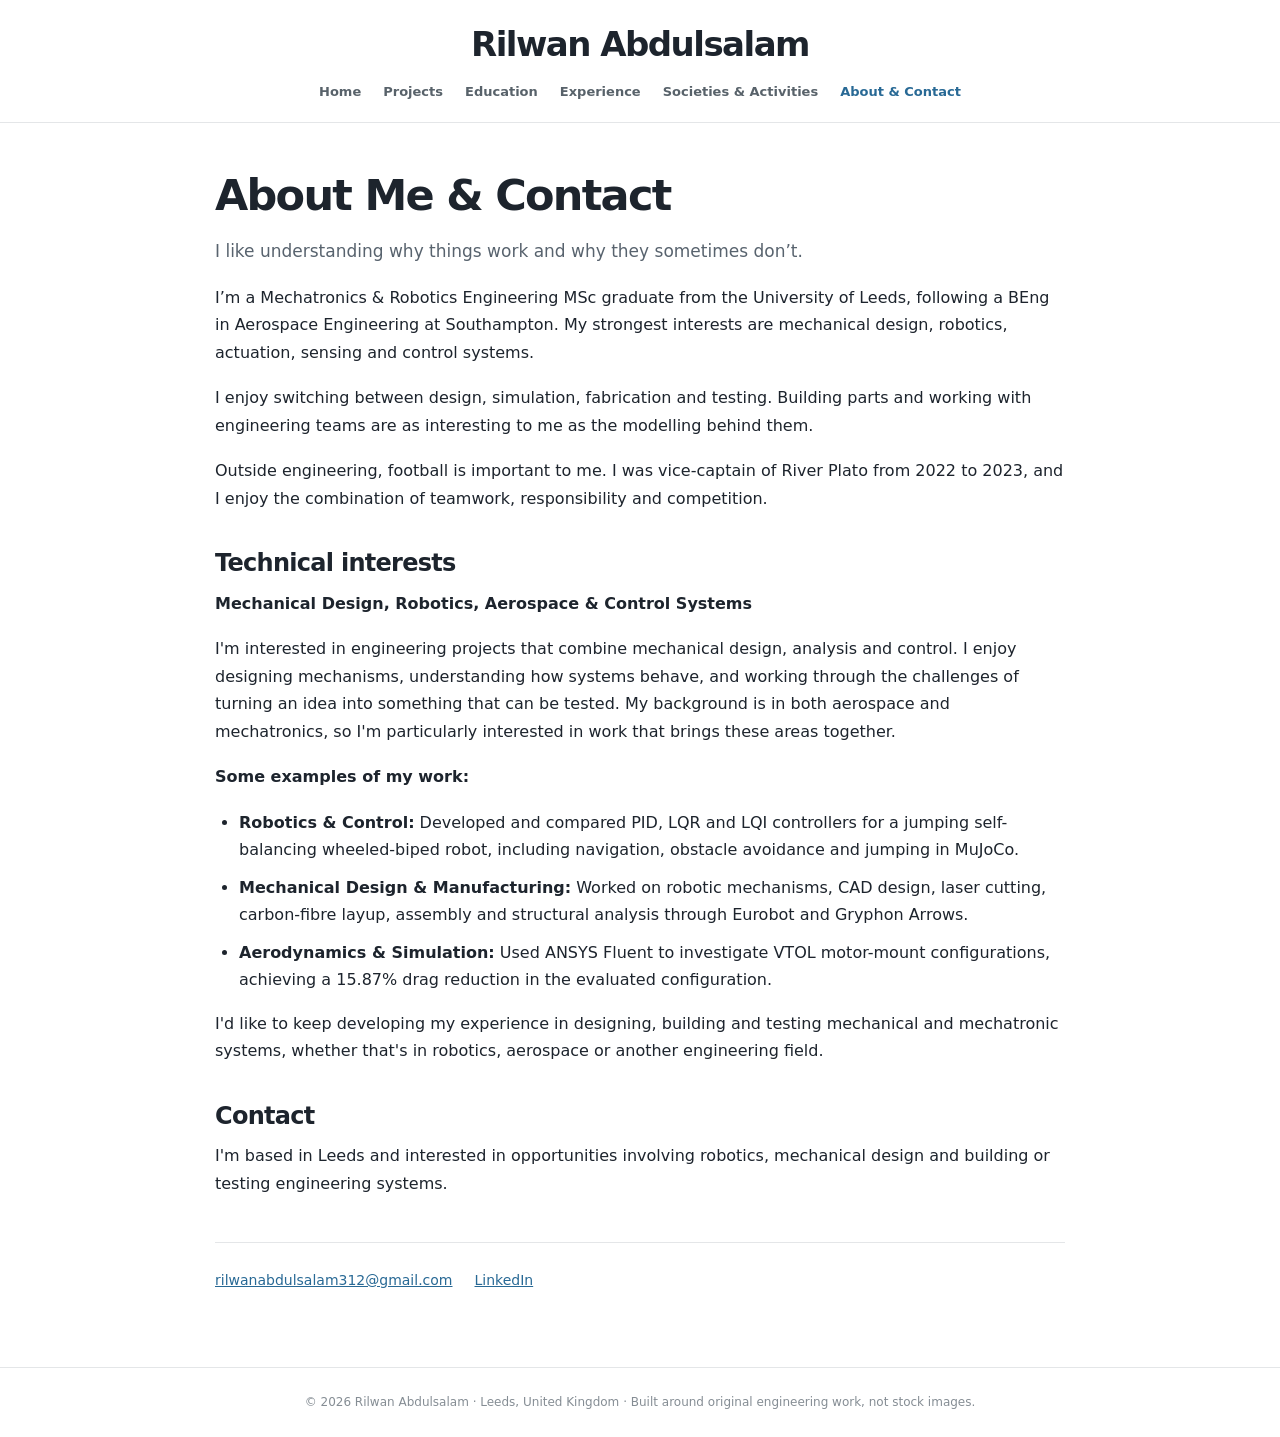
<file: about.html>
<!DOCTYPE html>
<html lang="en"><head><meta charset="utf-8"/><meta content="width=device-width,initial-scale=1" name="viewport"/><meta content="About me, my engineering background and how to get in touch." name="description"/><title>About and Contact | Rilwan Abdulsalam</title><link href="style.css" rel="stylesheet"/><meta content="About and Contact | Rilwan Abdulsalam" property="og:title"/><meta content="About me, my engineering background and how to get in touch." property="og:description"/><meta content="website" property="og:type"/><meta content="https://ra6g21.github.io/assets/portfolio_preview.jpg" property="og:image"/><meta content="https://ra6g21.github.io/about.html" property="og:url"/><meta content="summary_large_image" name="twitter:card"/></head><body><header><div class="wrap"><a class="name" href="index.html">Rilwan Abdulsalam</a><nav aria-label="Main navigation" class="primary"><a href="index.html">Home</a><a href="projects.html">Projects</a><a href="education.html">Education</a><a href="experience.html">Experience</a><a href="activities.html">Societies &amp; Activities</a><a aria-current="page" href="about.html">About &amp; Contact</a></nav></div></header><main class="wrap"><article class="article"><h1 class="page-title">About Me &amp; Contact</h1><p class="lead">I like understanding why things work and why they sometimes don’t.</p><p>I’m a Mechatronics &amp; Robotics Engineering MSc graduate from the University of Leeds, following a BEng in Aerospace Engineering at Southampton. My strongest interests are mechanical design, robotics, actuation, sensing and control systems.</p><p>I enjoy switching between design, simulation, fabrication and testing. Building parts and working with engineering teams are as interesting to me as the modelling behind them.</p><p>Outside engineering, football is important to me. I was vice-captain of River Plato from 2022 to 2023, and I enjoy the combination of teamwork, responsibility and competition.</p><h2>Technical interests</h2><p><strong>Mechanical Design, Robotics, Aerospace &amp; Control Systems</strong></p><p>I'm interested in engineering projects that combine mechanical design, analysis and control. I enjoy designing mechanisms, understanding how systems behave, and working through the challenges of turning an idea into something that can be tested. My background is in both aerospace and mechatronics, so I'm particularly interested in work that brings these areas together.</p><p><strong>Some examples of my work:</strong></p><ul><li><strong>Robotics &amp; Control:</strong> Developed and compared PID, LQR and LQI controllers for a jumping self-balancing wheeled-biped robot, including navigation, obstacle avoidance and jumping in MuJoCo.</li><li><strong>Mechanical Design &amp; Manufacturing:</strong> Worked on robotic mechanisms, CAD design, laser cutting, carbon-fibre layup, assembly and structural analysis through Eurobot and Gryphon Arrows.</li><li><strong>Aerodynamics &amp; Simulation:</strong> Used ANSYS Fluent to investigate VTOL motor-mount configurations, achieving a 15.87% drag reduction in the evaluated configuration.</li></ul><p>I'd like to keep developing my experience in designing, building and testing mechanical and mechatronic systems, whether that's in robotics, aerospace or another engineering field.</p><h2>Contact</h2><p>I'm based in Leeds and interested in opportunities involving robotics, mechanical design and building or testing engineering systems.</p><div class="contact-strip"><a href="mailto:rilwanabdulsalam312@gmail.com">rilwanabdulsalam312@gmail.com</a><a href="https://www.linkedin.com/in/rilwan-a-091427282/" rel="noopener noreferrer" target="_blank">LinkedIn</a></div></article></main><footer><div class="wrap">© 2026 Rilwan Abdulsalam · Leeds, United Kingdom · Built around original engineering work, not stock images.</div></footer></body></html>
</file>
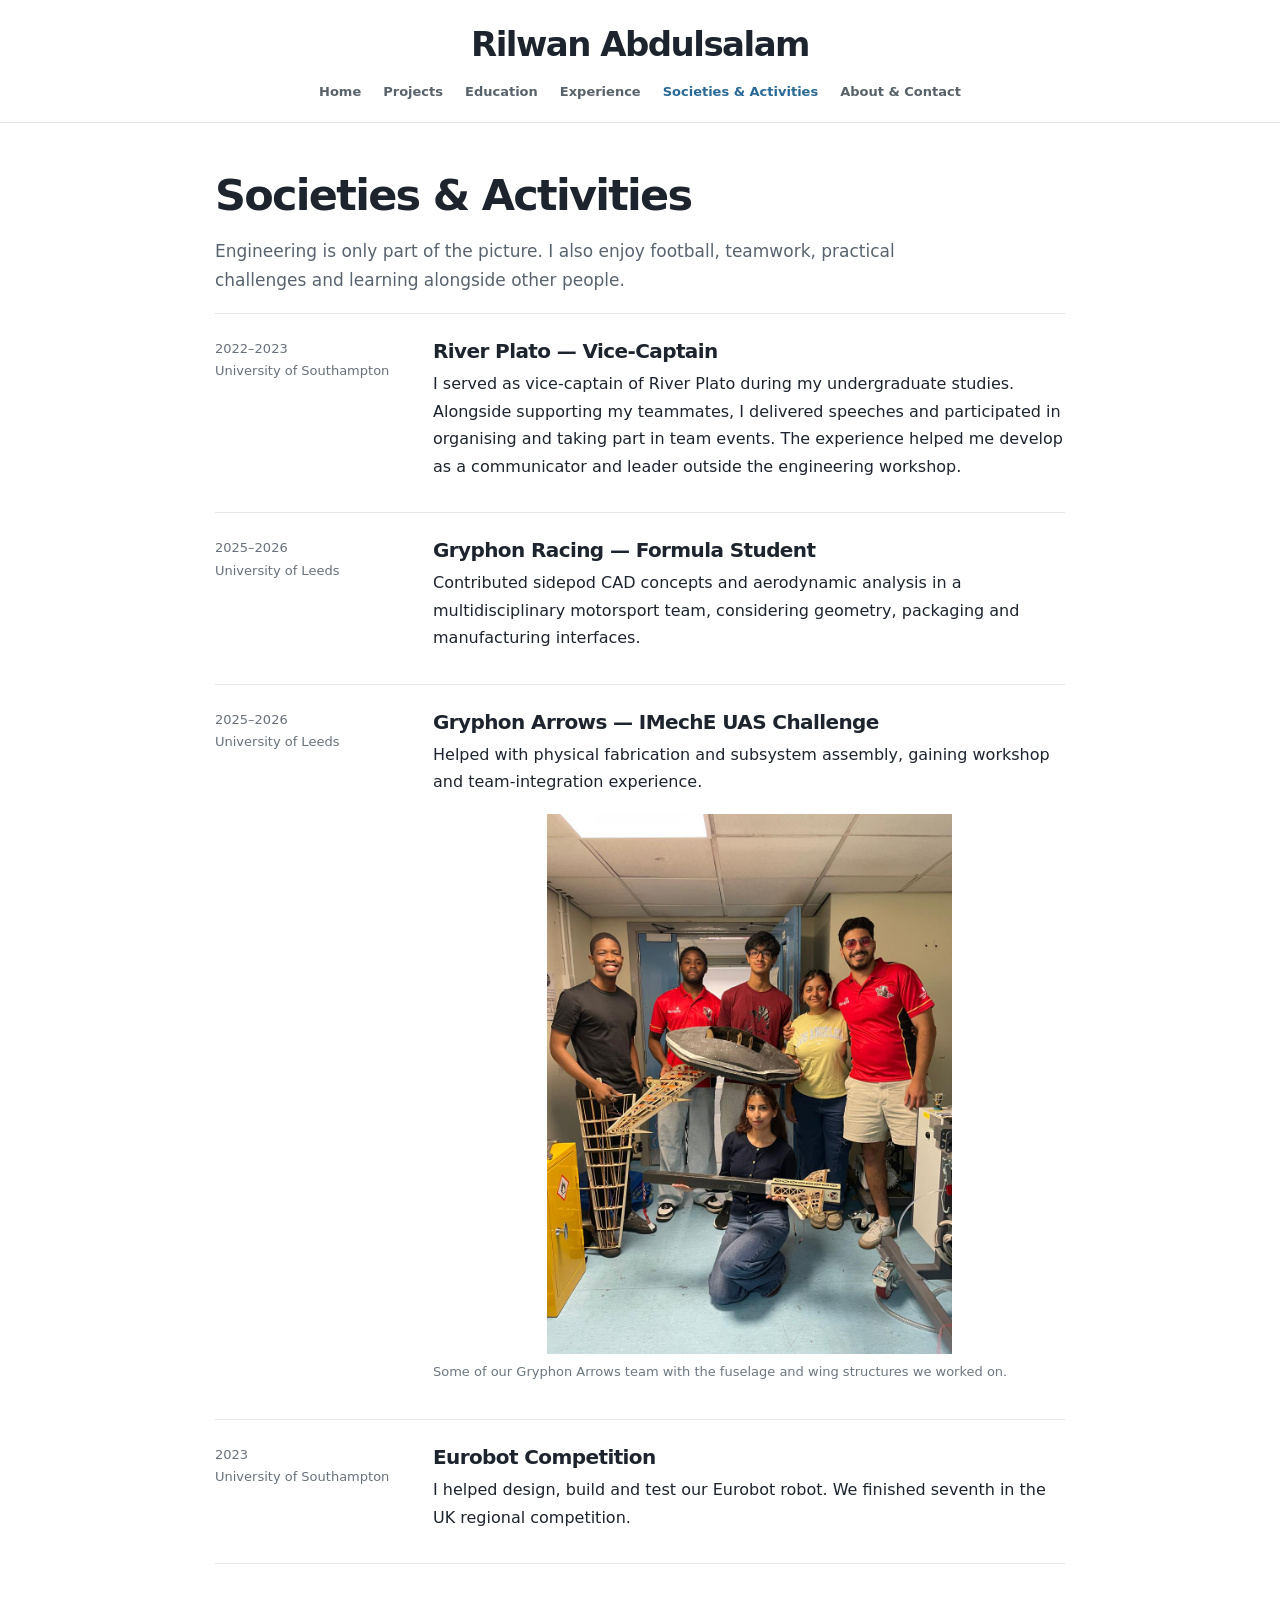
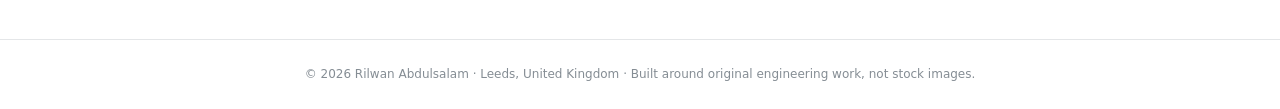
<file: activities.html>
<!DOCTYPE html>

<html lang="en"><head><meta charset="utf-8"/><meta content="width=device-width,initial-scale=1" name="viewport"/><meta content="My activities outside coursework: Gryphon Arrows, Gryphon Racing and vice-captain of the River Plato football team." name="description"/><title>Societies and Activities | Rilwan Abdulsalam</title><link href="style.css" rel="stylesheet"/><meta content="Societies and Activities | Rilwan Abdulsalam" property="og:title"/><meta content="My activities outside coursework: Gryphon Arrows, Gryphon Racing and vice-captain of the River Plato football team." property="og:description"/><meta content="website" property="og:type"/><meta content="https://ra6g21.github.io/assets/portfolio_preview.jpg" property="og:image"/><meta content="https://ra6g21.github.io/activities.html" property="og:url"/><meta content="summary_large_image" name="twitter:card"/></head><body><header><div class="wrap"><a class="name" href="index.html">Rilwan Abdulsalam</a><nav aria-label="Main navigation" class="primary"><a href="index.html">Home</a><a href="projects.html">Projects</a><a href="education.html">Education</a><a href="experience.html">Experience</a><a aria-current="page" href="activities.html">Societies &amp; Activities</a><a href="about.html">About &amp; Contact</a></nav></div></header><main class="wrap"><article class="article"><h1 class="page-title">Societies &amp; Activities</h1><p class="lead">Engineering is only part of the picture. I also enjoy football, teamwork, practical challenges and learning alongside other people.</p><div class="timeline"><div class="time">2022–2023<br/>University of Southampton</div><div><h2>River Plato — Vice-Captain</h2><p>I served as vice-captain of River Plato during my undergraduate studies. Alongside supporting my teammates, I delivered speeches and participated in organising and taking part in team events. The experience helped me develop as a communicator and leader outside the engineering workshop.</p></div></div><div class="timeline"><div class="time">2025–2026<br/>University of Leeds</div><div><h2>Gryphon Racing — Formula Student</h2><p>Contributed sidepod CAD concepts and aerodynamic analysis in a multidisciplinary motorsport team, considering geometry, packaging and manufacturing interfaces.</p></div></div><div class="timeline"><div class="time">2025–2026<br/>University of Leeds</div><div><h2>Gryphon Arrows — IMechE UAS Challenge</h2><p>Helped with physical fabrication and subsystem assembly, gaining workshop and team-integration experience.</p><figure class="activities-team-photo"><img alt="Gryphon Arrows team with the fabricated fuselage and wing frame" loading="lazy" src="assets/uas_team_fuselage_wing.jpg"/><figcaption>Some of our Gryphon Arrows team with the fuselage and wing structures we worked on.</figcaption></figure></div></div><div class="timeline"><div class="time">2023<br/>University of Southampton</div><div><h2>Eurobot Competition</h2><p>I helped design, build and test our Eurobot robot. We finished seventh in the UK regional competition.</p></div></div></article></main><footer><div class="wrap">© 2026 Rilwan Abdulsalam · Leeds, United Kingdom · Built around original engineering work, not stock images.</div></footer></body></html>
</file>
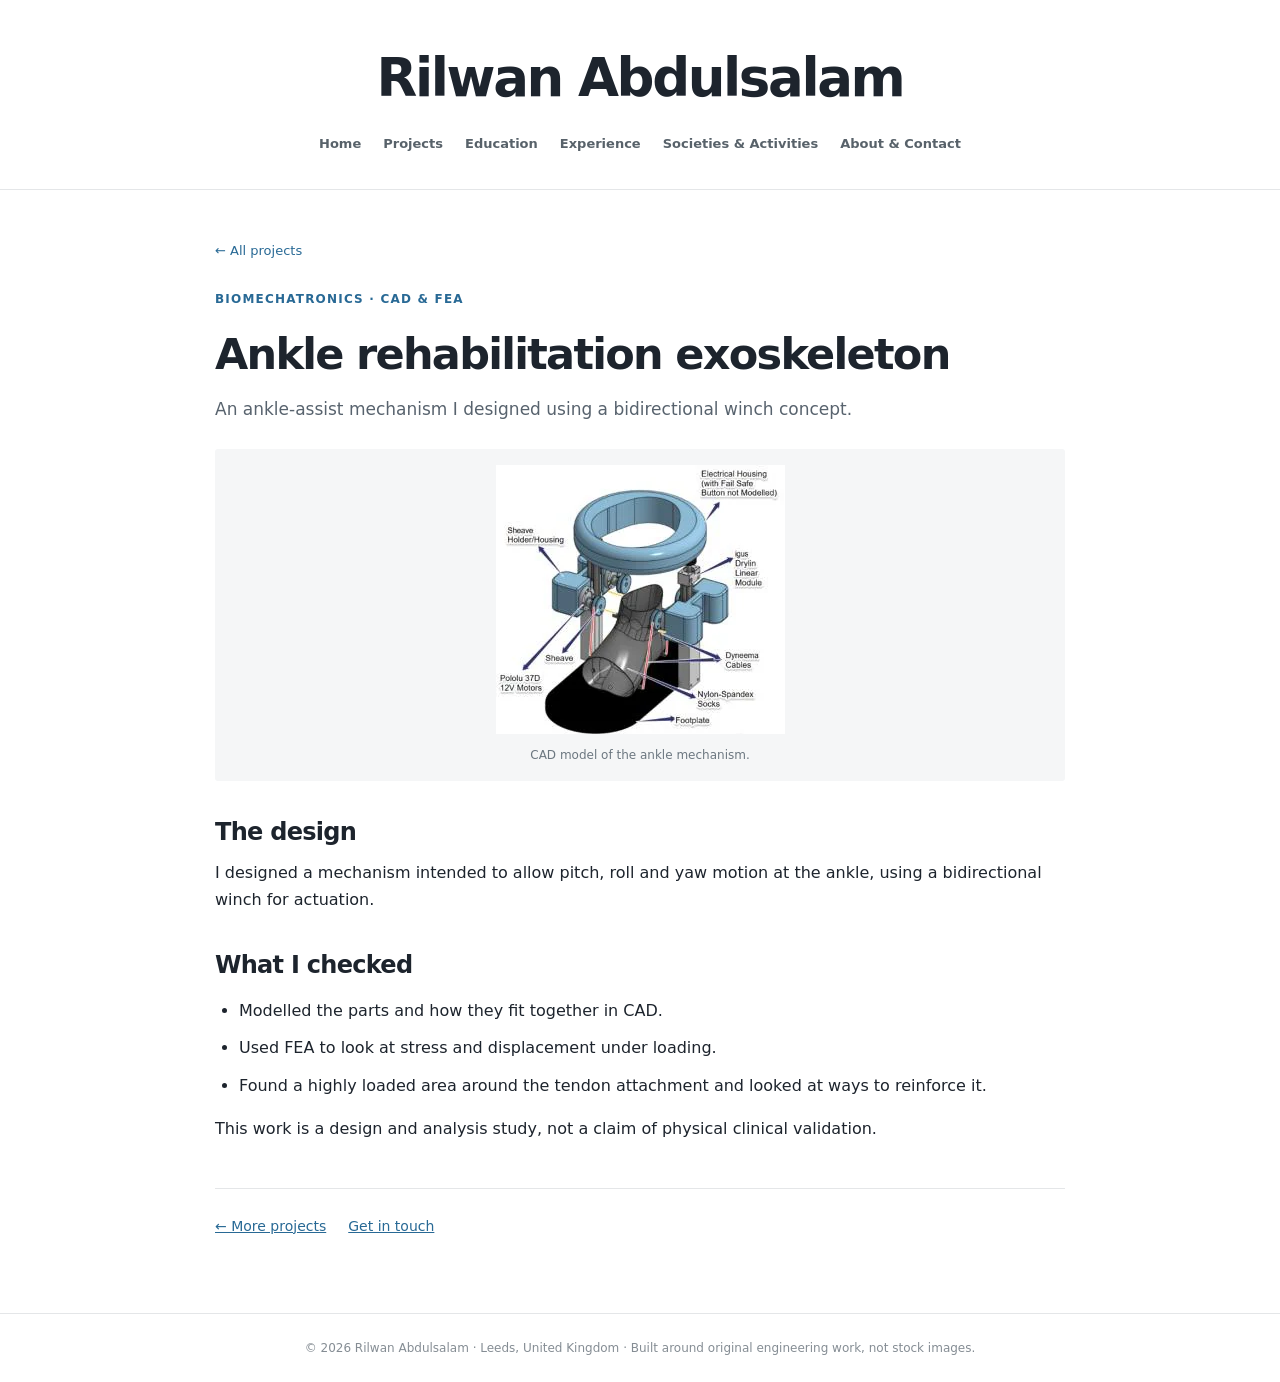
<file: ankle.html>
<!DOCTYPE html>
<html lang="en"><head><meta charset="utf-8"/><meta content="width=device-width,initial-scale=1" name="viewport"/><meta content="Ankle exoskeleton mechanism design and analysis: CAD, winch actuation, structural analysis and design limitations." name="description"/><title>Ankle rehabilitation exoskeleton | Rilwan Abdulsalam</title><link href="style.css" rel="stylesheet"/><meta content="Ankle rehabilitation exoskeleton | Rilwan Abdulsalam" property="og:title"/><meta content="Ankle exoskeleton mechanism design and analysis: CAD, winch actuation, structural analysis and design limitations." property="og:description"/><meta content="website" property="og:type"/><meta content="https://ra6g21.github.io/assets/portfolio_preview.jpg" property="og:image"/><meta content="https://ra6g21.github.io/ankle.html" property="og:url"/><meta content="summary_large_image" name="twitter:card"/></head><body><header><div class="wrap"><a class="name" href="index.html">Rilwan Abdulsalam</a><nav aria-label="Main navigation" class="primary"><a href="index.html">Home</a><a href="projects.html">Projects</a><a href="education.html">Education</a><a href="experience.html">Experience</a><a href="activities.html">Societies &amp; Activities</a><a href="about.html">About &amp; Contact</a></nav></div></header><main class="wrap"><article class="article"><a class="back" href="projects.html">← All projects</a><p class="kicker">Biomechatronics · CAD &amp; FEA</p><h1 class="page-title">Ankle rehabilitation exoskeleton</h1><p class="lead">An ankle-assist mechanism I designed using a bidirectional winch concept.</p><figure class="figure"><img alt="CAD model of the ankle mechanism." loading="lazy" src="assets/ankle.webp"/><figcaption>CAD model of the ankle mechanism.</figcaption></figure><h2>The design</h2><p>I designed a mechanism intended to allow pitch, roll and yaw motion at the ankle, using a bidirectional winch for actuation.</p><h2>What I checked</h2><ul><li>Modelled the parts and how they fit together in CAD.</li><li>Used FEA to look at stress and displacement under loading.</li><li>Found a highly loaded area around the tendon attachment and looked at ways to reinforce it.</li></ul><p>This work is a design and analysis study, not a claim of physical clinical validation.</p><div class="contact-strip"><a href="projects.html">← More projects</a><a href="mailto:rilwanabdulsalam312@gmail.com">Get in touch</a></div></article></main><footer><div class="wrap">© 2026 Rilwan Abdulsalam · Leeds, United Kingdom · Built around original engineering work, not stock images.</div></footer></body></html>
</file>
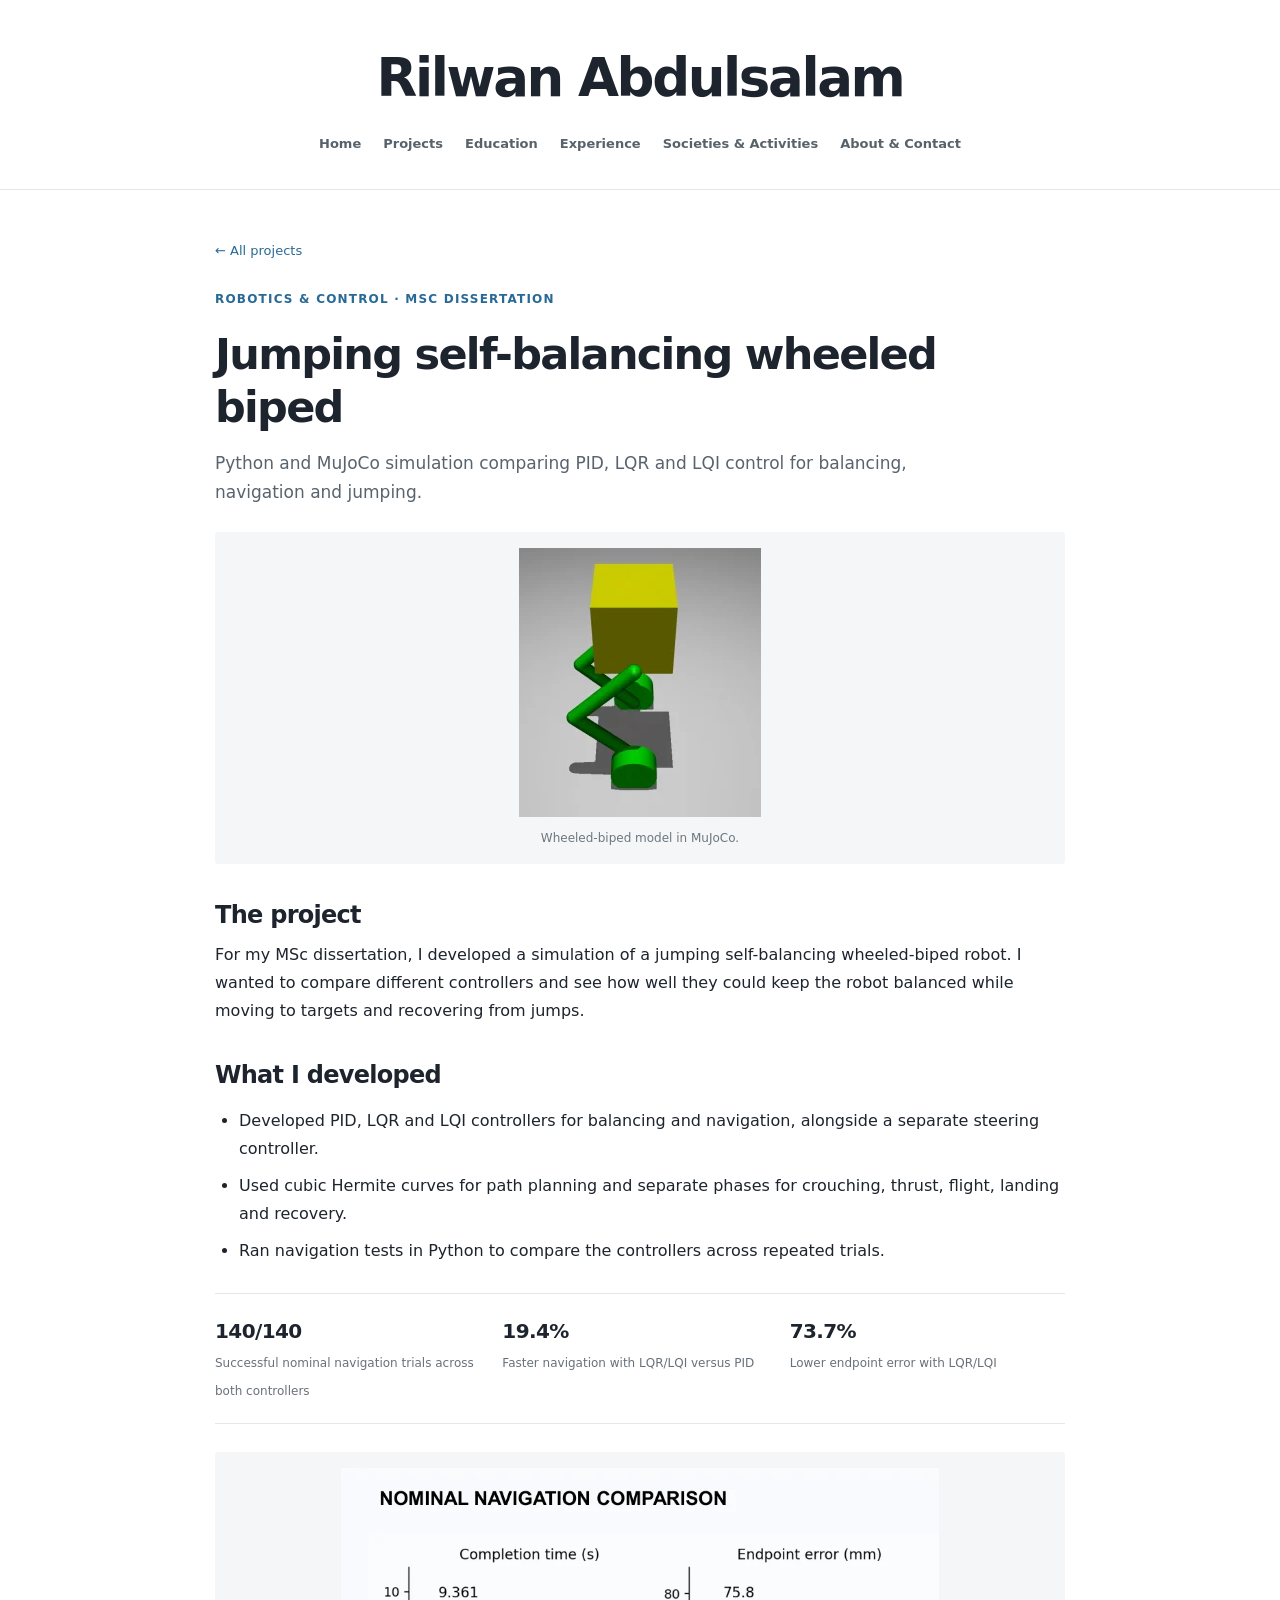
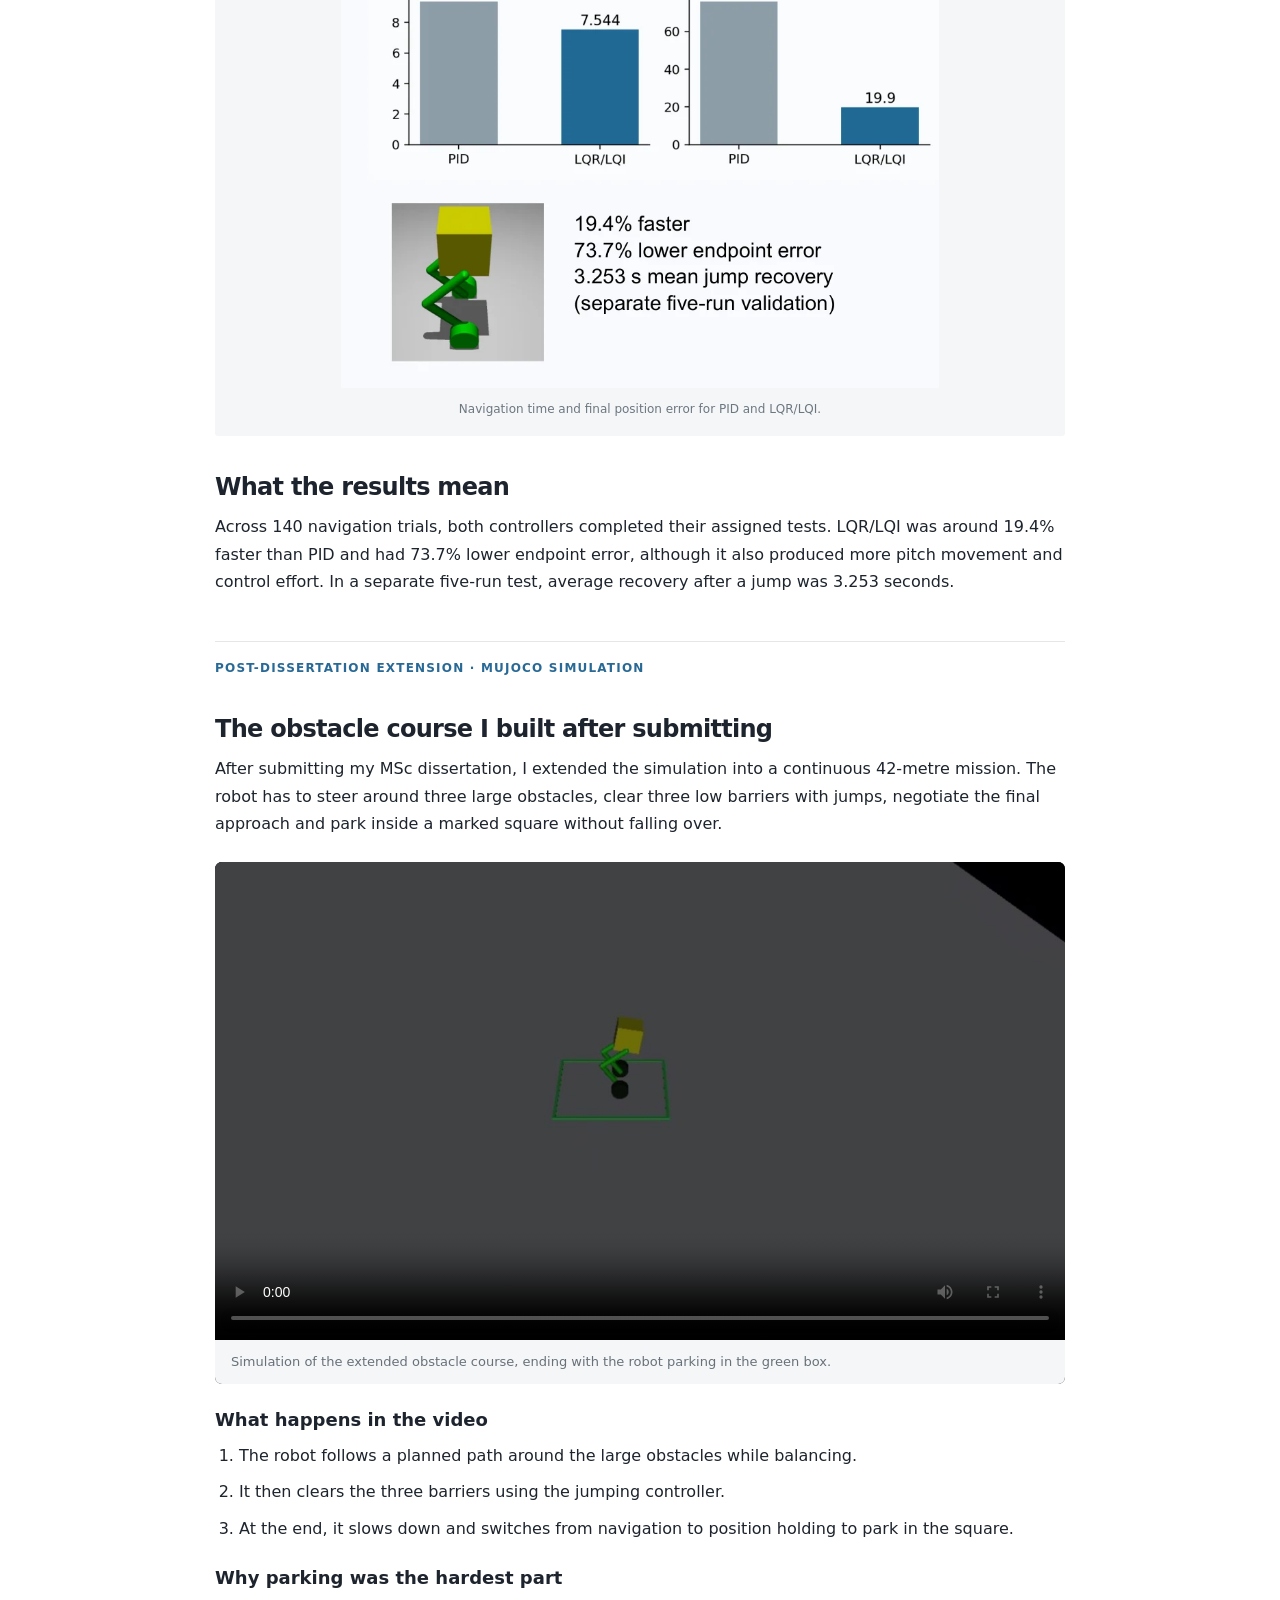
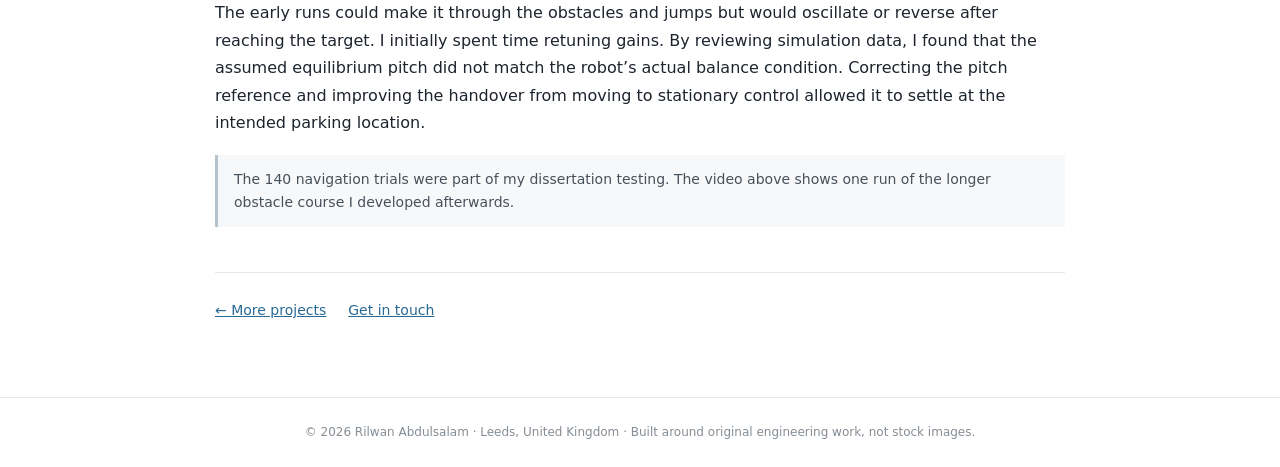
<file: biped.html>
<!DOCTYPE html>

<html lang="en"><head><meta charset="utf-8"/><meta content="width=device-width,initial-scale=1" name="viewport"/><meta content="How I modelled and controlled a jumping self-balancing wheeled-biped robot in MuJoCo, compared PID with LQR/LQI and tested an obstacle course." name="description"/><title>Jumping self-balancing wheeled biped | Rilwan Abdulsalam</title><link href="style.css" rel="stylesheet"/><meta content="Jumping self-balancing wheeled biped | Rilwan Abdulsalam" property="og:title"/><meta content="How I modelled and controlled a jumping self-balancing wheeled-biped robot in MuJoCo, compared PID with LQR/LQI and tested an obstacle course." property="og:description"/><meta content="website" property="og:type"/><meta content="https://ra6g21.github.io/assets/portfolio_preview.jpg" property="og:image"/><meta content="https://ra6g21.github.io/biped.html" property="og:url"/><meta content="summary_large_image" name="twitter:card"/></head><body><header><div class="wrap"><a class="name" href="index.html">Rilwan Abdulsalam</a><nav aria-label="Main navigation" class="primary"><a href="index.html">Home</a><a href="projects.html">Projects</a><a href="education.html">Education</a><a href="experience.html">Experience</a><a href="activities.html">Societies &amp; Activities</a><a href="about.html">About &amp; Contact</a></nav></div></header><main class="wrap"><article class="article"><a class="back" href="projects.html">← All projects</a><p class="kicker">Robotics &amp; control · MSc dissertation</p><h1 class="page-title">Jumping self-balancing wheeled biped</h1><p class="lead">Python and MuJoCo simulation comparing PID, LQR and LQI control for balancing, navigation and jumping.</p><figure class="figure"><img alt="Wheeled-biped model in MuJoCo." loading="lazy" src="assets/biped.webp"/><figcaption>Wheeled-biped model in MuJoCo.</figcaption></figure><h2>The project</h2><p>For my MSc dissertation, I developed a simulation of a jumping self-balancing wheeled-biped robot. I wanted to compare different controllers and see how well they could keep the robot balanced while moving to targets and recovering from jumps.</p><h2>What I developed</h2><ul><li>Developed PID, LQR and LQI controllers for balancing and navigation, alongside a separate steering controller.</li><li>Used cubic Hermite curves for path planning and separate phases for crouching, thrust, flight, landing and recovery.</li><li>Ran navigation tests in Python to compare the controllers across repeated trials.</li></ul><div class="keyfacts"><div><strong>140/140</strong><span>Successful nominal navigation trials across both controllers</span></div><div><strong>19.4%</strong><span>Faster navigation with LQR/LQI versus PID</span></div><div><strong>73.7%</strong><span>Lower endpoint error with LQR/LQI</span></div></div><figure class="figure"><img alt="Navigation time and final position error for PID and LQR/LQI." loading="lazy" src="assets/biped_chart.webp"/><figcaption>Navigation time and final position error for PID and LQR/LQI.</figcaption></figure><h2>What the results mean</h2><p>Across 140 navigation trials, both controllers completed their assigned tests. LQR/LQI was around 19.4% faster than PID and had 73.7% lower endpoint error, although it also produced more pitch movement and control effort. In a separate five-run test, average recovery after a jump was 3.253 seconds.</p><section aria-labelledby="video-heading" class="demo-section"><p class="kicker">Post-dissertation extension · MuJoCo simulation</p><h2 id="video-heading">The obstacle course I built after submitting</h2><p>After submitting my MSc dissertation, I extended the simulation into a continuous 42-metre mission. The robot has to steer around three large obstacles, clear three low barriers with jumps, negotiate the final approach and park inside a marked square without falling over.</p><figure class="demo-video"><video aria-label="MuJoCo simulation showing the wheeled-biped robot navigating obstacles, jumping and parking in the green target zone" controls="" height="720" playsinline="" poster="assets/biped_video_poster.jpg" preload="metadata" width="1280"><source src="assets/wheeled_biped_obstacle_course.mp4" type="video/mp4"/>Your browser does not support embedded MP4 video. <a href="assets/wheeled_biped_obstacle_course.mp4">Open the demonstration video</a>.</video><figcaption>Simulation of the extended obstacle course, ending with the robot parking in the green box.</figcaption></figure><h3>What happens in the video</h3><ol class="demo-steps"><li>The robot follows a planned path around the large obstacles while balancing.</li><li>It then clears the three barriers using the jumping controller.</li><li>At the end, it slows down and switches from navigation to position holding to park in the square.</li></ol><h3>Why parking was the hardest part</h3><p>The early runs could make it through the obstacles and jumps but would oscillate or reverse after reaching the target. I initially spent time retuning gains. By reviewing simulation data, I found that the assumed equilibrium pitch did not match the robot’s actual balance condition. Correcting the pitch reference and improving the handover from moving to stationary control allowed it to settle at the intended parking location.</p><p class="note">The 140 navigation trials were part of my dissertation testing. The video above shows one run of the longer obstacle course I developed afterwards.</p></section><div class="contact-strip"><a href="projects.html">← More projects</a><a href="mailto:rilwanabdulsalam312@gmail.com">Get in touch</a></div></article></main><footer><div class="wrap">© 2026 Rilwan Abdulsalam · Leeds, United Kingdom · Built around original engineering work, not stock images.</div></footer></body></html>
</file>
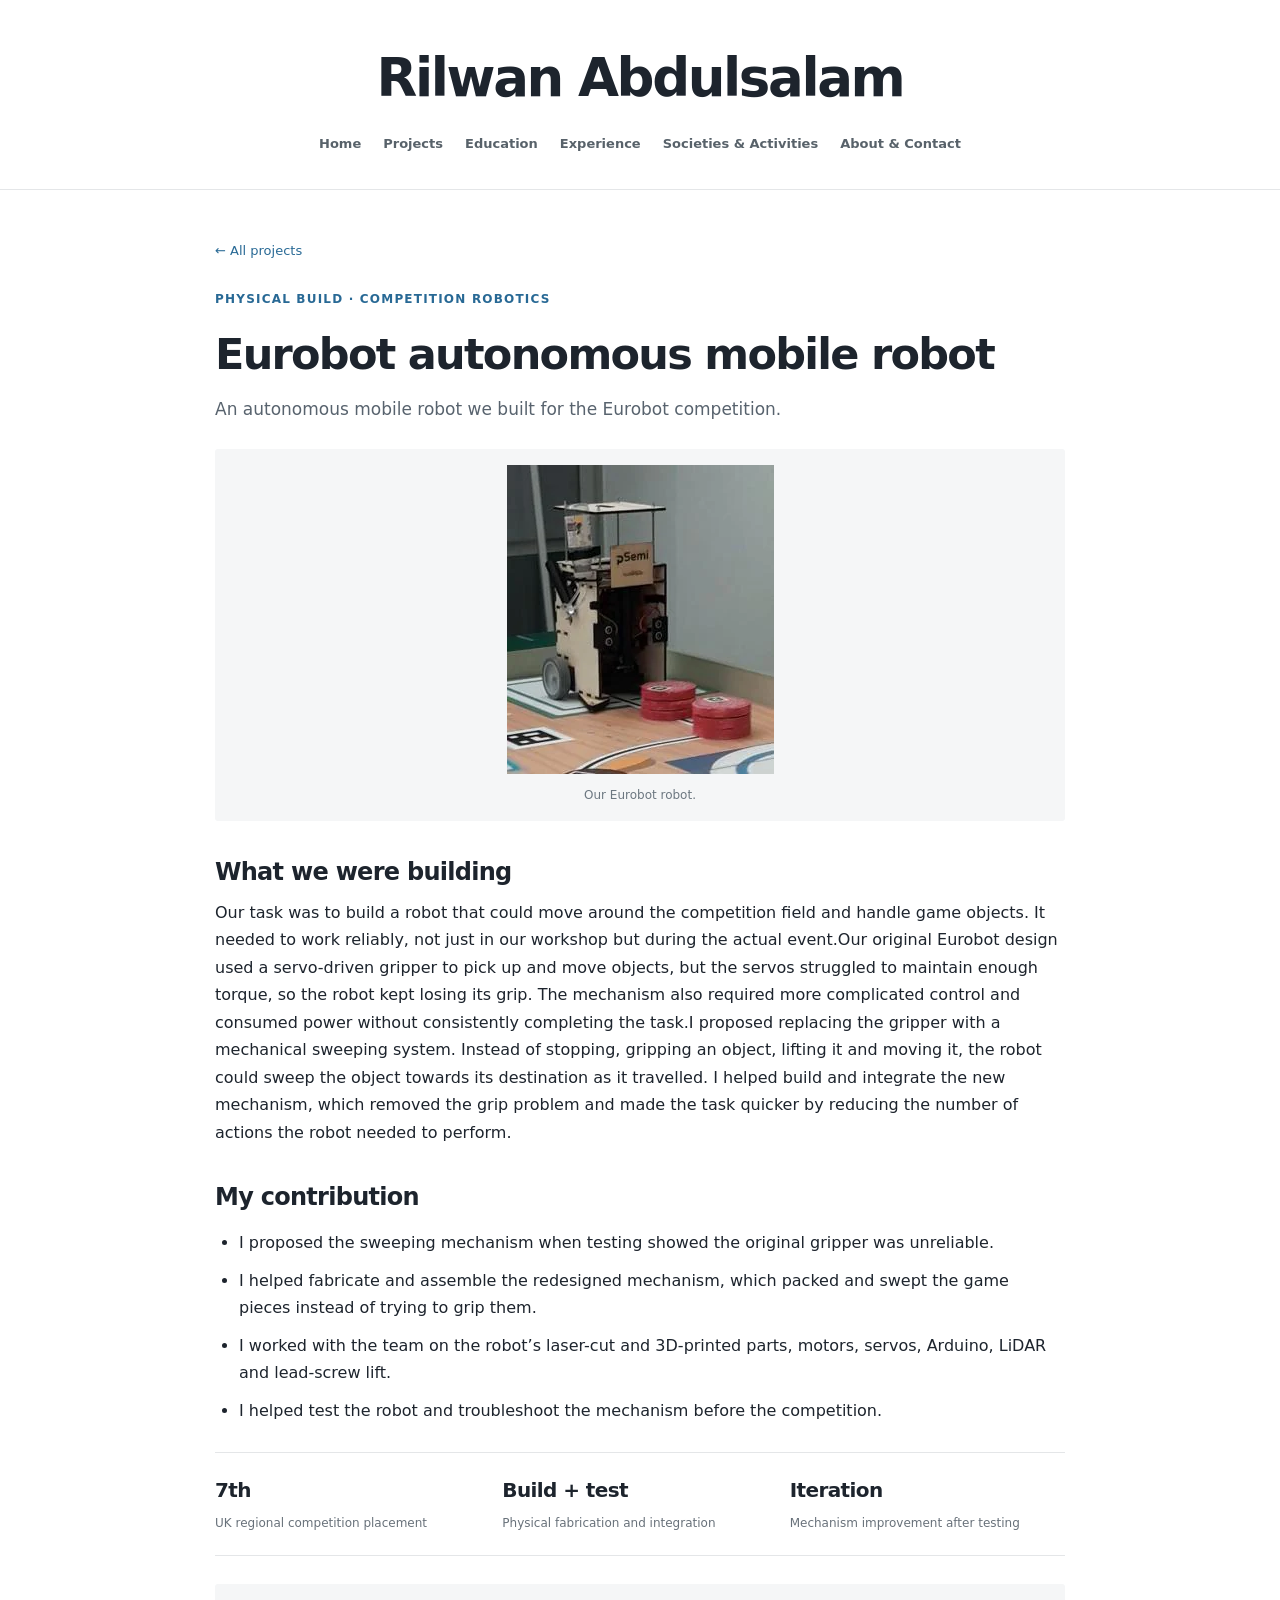
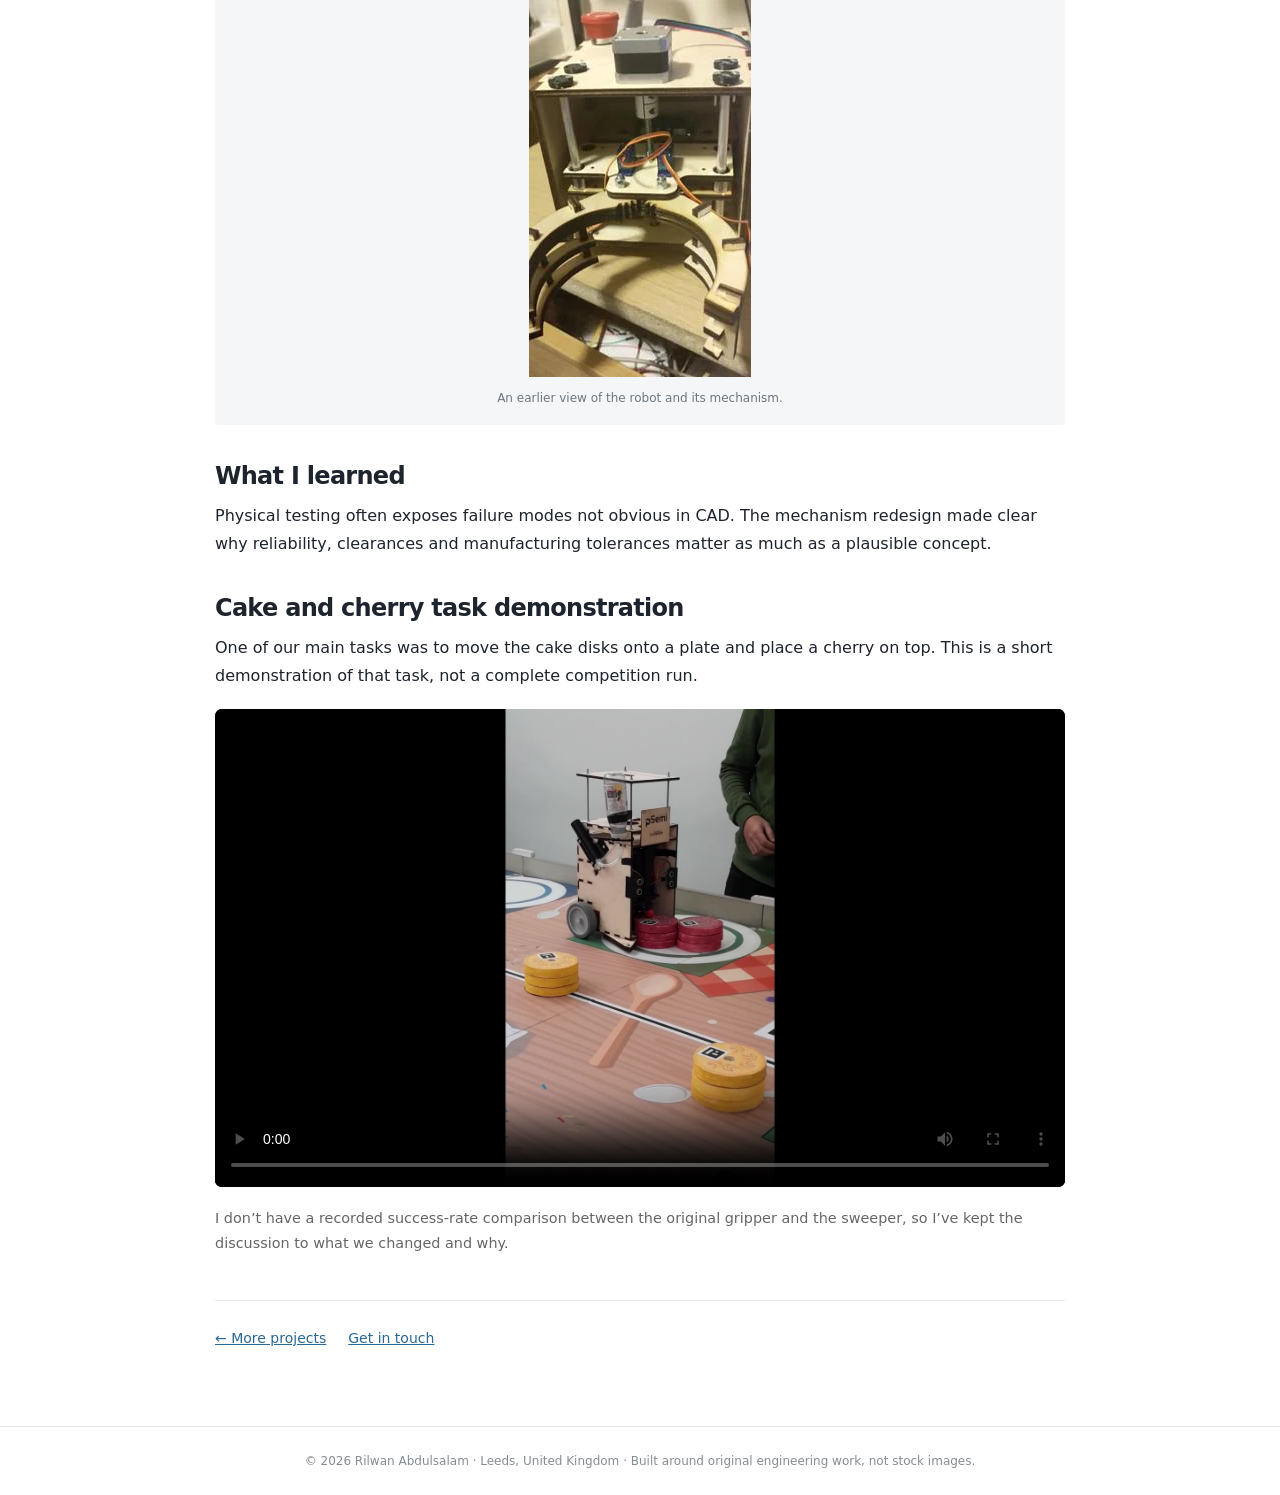
<file: eurobot.html>
<!DOCTYPE html>

<html lang="en"><head><meta charset="utf-8"/><meta content="width=device-width,initial-scale=1" name="viewport"/><meta content="My work on a Eurobot competition robot, including proposing and fabricating a sweeping mechanism after our gripper proved unreliable." name="description"/><title>Eurobot autonomous mobile robot | Rilwan Abdulsalam</title><link href="style.css" rel="stylesheet"/><meta content="Eurobot autonomous mobile robot | Rilwan Abdulsalam" property="og:title"/><meta content="My work on a Eurobot competition robot, including proposing and fabricating a sweeping mechanism after our gripper proved unreliable." property="og:description"/><meta content="website" property="og:type"/><meta content="https://ra6g21.github.io/assets/portfolio_preview.jpg" property="og:image"/><meta content="https://ra6g21.github.io/eurobot.html" property="og:url"/><meta content="summary_large_image" name="twitter:card"/></head><body><header><div class="wrap"><a class="name" href="index.html">Rilwan Abdulsalam</a><nav aria-label="Main navigation" class="primary"><a href="index.html">Home</a><a href="projects.html">Projects</a><a href="education.html">Education</a><a href="experience.html">Experience</a><a href="activities.html">Societies &amp; Activities</a><a href="about.html">About &amp; Contact</a></nav></div></header><main class="wrap"><article class="article"><a class="back" href="projects.html">← All projects</a><p class="kicker">Physical build · Competition robotics</p><h1 class="page-title">Eurobot autonomous mobile robot</h1><p class="lead">An autonomous mobile robot we built for the Eurobot competition.</p><figure class="figure"><img alt="Our Eurobot robot." loading="lazy" src="assets/robot.webp"/><figcaption>Our Eurobot robot.</figcaption></figure><h2>What we were building</h2><p>Our task was to build a robot that could move around the competition field and handle game objects. It needed to work reliably, not just in our workshop but during the actual event.Our original Eurobot design used a servo-driven gripper to pick up and move objects, but the servos struggled to maintain enough torque, so the robot kept losing its grip. The mechanism also required more complicated control and consumed power without consistently completing the task.I proposed replacing the gripper with a mechanical sweeping system. Instead of stopping, gripping an object, lifting it and moving it, the robot could sweep the object towards its destination as it travelled. I helped build and integrate the new mechanism, which removed the grip problem and made the task quicker by reducing the number of actions the robot needed to perform.</p><h2>My contribution</h2><ul><li>I proposed the sweeping mechanism when testing showed the original gripper was unreliable.</li><li>I helped fabricate and assemble the redesigned mechanism, which packed and swept the game pieces instead of trying to grip them.</li><li>I worked with the team on the robot’s laser-cut and 3D-printed parts, motors, servos, Arduino, LiDAR and lead-screw lift.</li><li>I helped test the robot and troubleshoot the mechanism before the competition.</li></ul><div class="keyfacts"><div><strong>7th</strong><span>UK regional competition placement</span></div><div><strong>Build + test</strong><span>Physical fabrication and integration</span></div><div><strong>Iteration</strong><span>Mechanism improvement after testing</span></div></div><figure class="figure"><img alt="An earlier view of the robot and its mechanism." loading="lazy" src="assets/gripper.webp"/><figcaption>An earlier view of the robot and its mechanism.</figcaption></figure><h2>What I learned</h2><p>Physical testing often exposes failure modes not obvious in CAD. The mechanism redesign made clear why reliability, clearances and manufacturing tolerances matter as much as a plausible concept.</p><section class="media-section"><h2>Cake and cherry task demonstration</h2><p>One of our main tasks was to move the cake disks onto a plate and place a cherry on top. This is a short demonstration of that task, not a complete competition run.</p><video controls="" playsinline="" poster="assets/eurobot_demo_poster.jpg" preload="metadata"><source src="assets/eurobot_cake_task_demo.mp4" type="video/mp4"/></video><p class="media-note">I don’t have a recorded success-rate comparison between the original gripper and the sweeper, so I’ve kept the discussion to what we changed and why.</p></section><div class="contact-strip"><a href="projects.html">← More projects</a><a href="mailto:rilwanabdulsalam312@gmail.com">Get in touch</a></div></article></main><footer><div class="wrap">© 2026 Rilwan Abdulsalam · Leeds, United Kingdom · Built around original engineering work, not stock images.</div></footer></body></html>
</file>
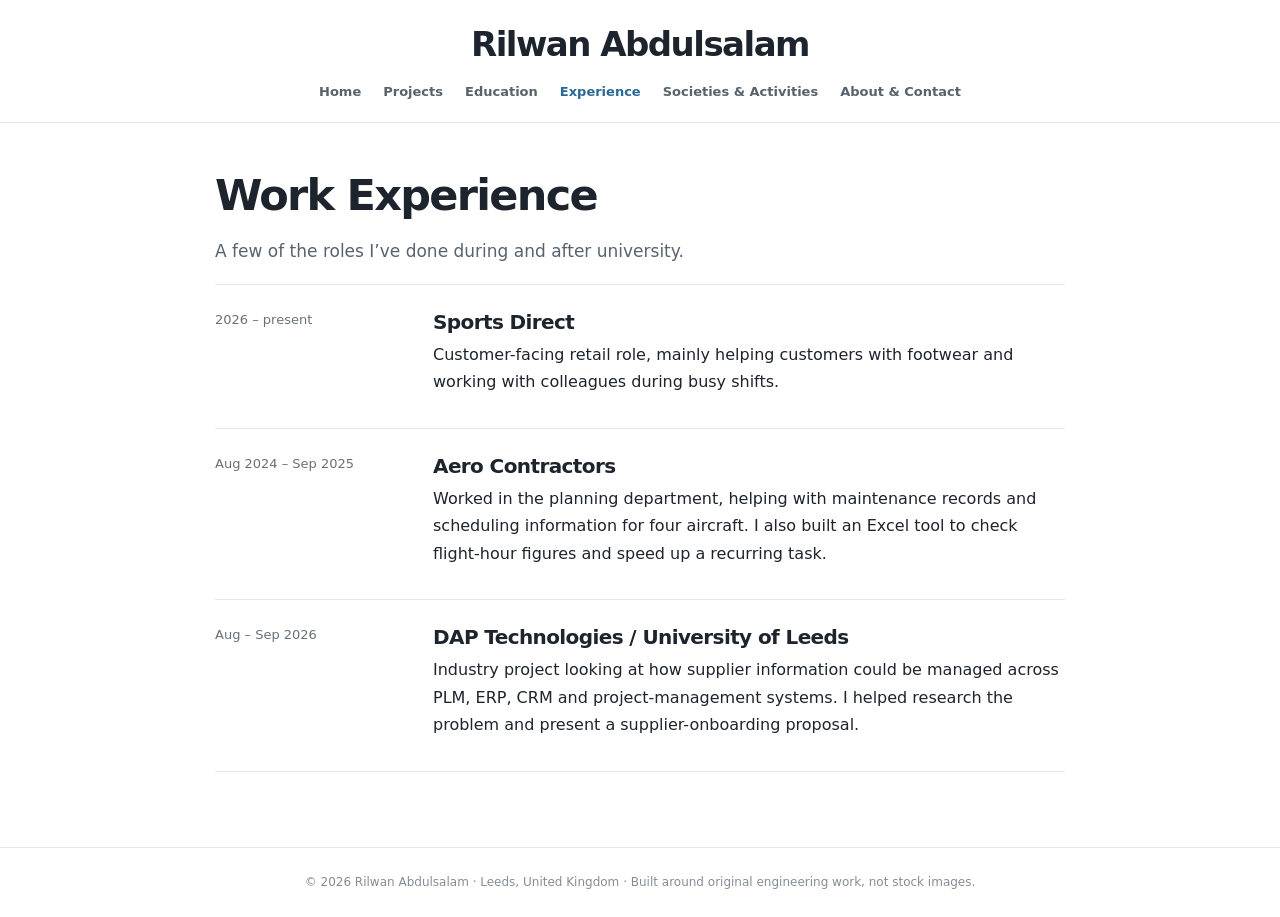
<file: experience.html>
<!DOCTYPE html>

<html lang="en"><head><meta charset="utf-8"/><meta content="width=device-width,initial-scale=1" name="viewport"/><meta content="My experience in aircraft maintenance planning at Aero Contractors, engineering systems at DAP Technologies and retail at Sports Direct." name="description"/><title>Experience | Rilwan Abdulsalam</title><link href="style.css" rel="stylesheet"/><meta content="Experience | Rilwan Abdulsalam" property="og:title"/><meta content="My experience in aircraft maintenance planning at Aero Contractors, engineering systems at DAP Technologies and retail at Sports Direct." property="og:description"/><meta content="website" property="og:type"/><meta content="https://ra6g21.github.io/assets/portfolio_preview.jpg" property="og:image"/><meta content="https://ra6g21.github.io/experience.html" property="og:url"/><meta content="summary_large_image" name="twitter:card"/></head><body><header><div class="wrap"><a class="name" href="index.html">Rilwan Abdulsalam</a><nav aria-label="Main navigation" class="primary"><a href="index.html">Home</a><a href="projects.html">Projects</a><a href="education.html">Education</a><a aria-current="page" href="experience.html">Experience</a><a href="activities.html">Societies &amp; Activities</a><a href="about.html">About &amp; Contact</a></nav></div></header><main class="wrap"><article class="article"><h1 class="page-title">Work Experience</h1><p class="lead">A few of the roles I’ve done during and after university.</p><div class="timeline"><div class="time">2026 – present</div><div><h2>Sports Direct</h2><p>Customer-facing retail role, mainly helping customers with footwear and working with colleagues during busy shifts.</p></div></div><div class="timeline"><div class="time">Aug 2024 – Sep 2025</div><div><h2>Aero Contractors</h2><p>Worked in the planning department, helping with maintenance records and scheduling information for four aircraft. I also built an Excel tool to check flight-hour figures and speed up a recurring task.</p></div></div><div class="timeline"><div class="time">Aug – Sep 2026</div><div><h2>DAP Technologies / University of Leeds</h2><p>Industry project looking at how supplier information could be managed across PLM, ERP, CRM and project-management systems. I helped research the problem and present a supplier-onboarding proposal.</p></div></div></article></main><footer><div class="wrap">© 2026 Rilwan Abdulsalam · Leeds, United Kingdom · Built around original engineering work, not stock images.</div></footer></body></html>
</file>
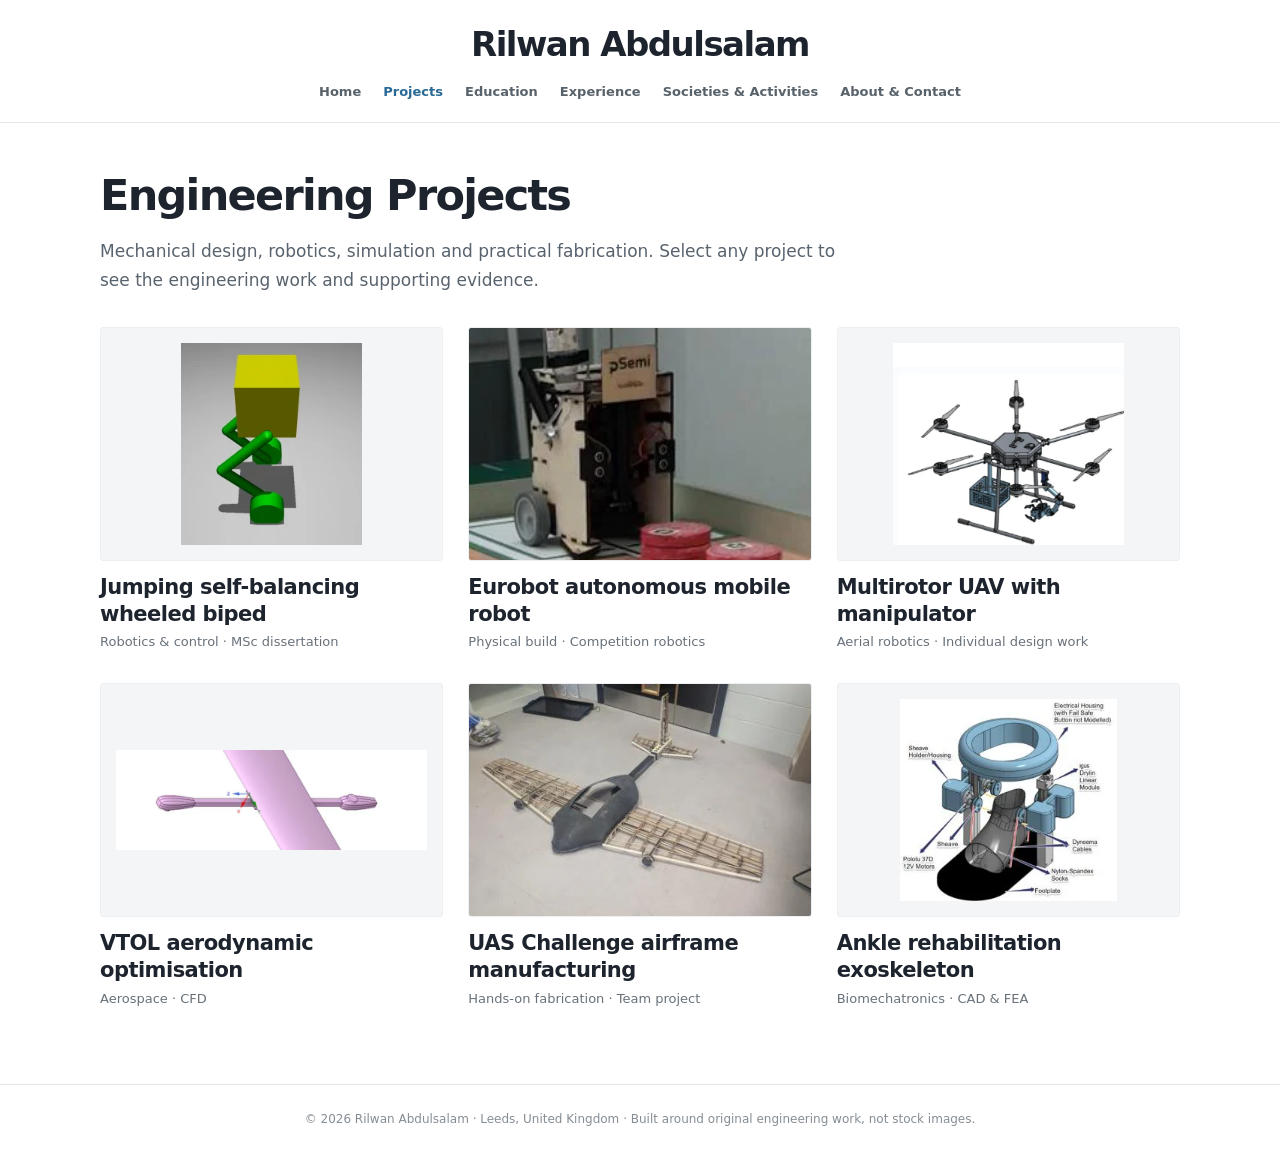
<file: projects.html>
<!DOCTYPE html>

<html lang="en"><head><meta charset="utf-8"/><meta content="width=device-width,initial-scale=1" name="viewport"/><meta content="Explore my robotics, aerospace, control systems and mechanical design projects, including simulations, prototypes and physical fabrication." name="description"/><title>Projects | Rilwan Abdulsalam</title><link href="style.css" rel="stylesheet"/><meta content="Projects | Rilwan Abdulsalam" property="og:title"/><meta content="Explore my robotics, aerospace, control systems and mechanical design projects, including simulations, prototypes and physical fabrication." property="og:description"/><meta content="website" property="og:type"/><meta content="https://ra6g21.github.io/assets/portfolio_preview.jpg" property="og:image"/><meta content="https://ra6g21.github.io/projects.html" property="og:url"/><meta content="summary_large_image" name="twitter:card"/></head><body><header><div class="wrap"><a class="name" href="index.html">Rilwan Abdulsalam</a><nav aria-label="Main navigation" class="primary"><a href="index.html">Home</a><a aria-current="page" href="projects.html">Projects</a><a href="education.html">Education</a><a href="experience.html">Experience</a><a href="activities.html">Societies &amp; Activities</a><a href="about.html">About &amp; Contact</a></nav></div></header><main class="wrap"><h1 class="page-title">Engineering Projects</h1><p class="lead">Mechanical design, robotics, simulation and practical fabrication. Select any project to see the engineering work and supporting evidence.</p><div class="tile-grid"><a class="tile" href="biped.html"><figure><span class="tile-image"><img alt="Jumping self-balancing wheeled biped project image" loading="lazy" src="assets/biped.webp"/></span><figcaption><h2>Jumping self-balancing wheeled biped</h2><p>Robotics &amp; control · MSc dissertation</p></figcaption></figure></a><a class="tile" href="eurobot.html"><figure><span class="tile-image photo"><img alt="Eurobot autonomous mobile robot project image" loading="lazy" src="assets/robot.webp"/></span><figcaption><h2>Eurobot autonomous mobile robot</h2><p>Physical build · Competition robotics</p></figcaption></figure></a><a class="tile" href="uav.html"><figure><span class="tile-image"><img alt="Multirotor UAV with manipulator project image" loading="lazy" src="assets/drone.webp"/></span><figcaption><h2>Multirotor UAV with manipulator</h2><p>Aerial robotics · Individual design work</p></figcaption></figure></a><a class="tile" href="vtol.html"><figure><span class="tile-image"><img alt="VTOL aerodynamic optimisation project image" loading="lazy" src="assets/vtol.webp"/></span><figcaption><h2>VTOL aerodynamic optimisation</h2><p>Aerospace · CFD</p></figcaption></figure></a><a class="tile" href="uas.html"><figure><span class="tile-image photo"><img alt="UAS Challenge airframe manufacturing project image" loading="lazy" src="assets/uas.webp"/></span><figcaption><h2>UAS Challenge airframe manufacturing</h2><p>Hands-on fabrication · Team project</p></figcaption></figure></a><a class="tile" href="ankle.html"><figure><span class="tile-image"><img alt="Ankle rehabilitation exoskeleton project image" loading="lazy" src="assets/ankle.webp"/></span><figcaption><h2>Ankle rehabilitation exoskeleton</h2><p>Biomechatronics · CAD &amp; FEA</p></figcaption></figure></a></div></main><footer><div class="wrap">© 2026 Rilwan Abdulsalam · Leeds, United Kingdom · Built around original engineering work, not stock images.</div></footer></body></html>
</file>
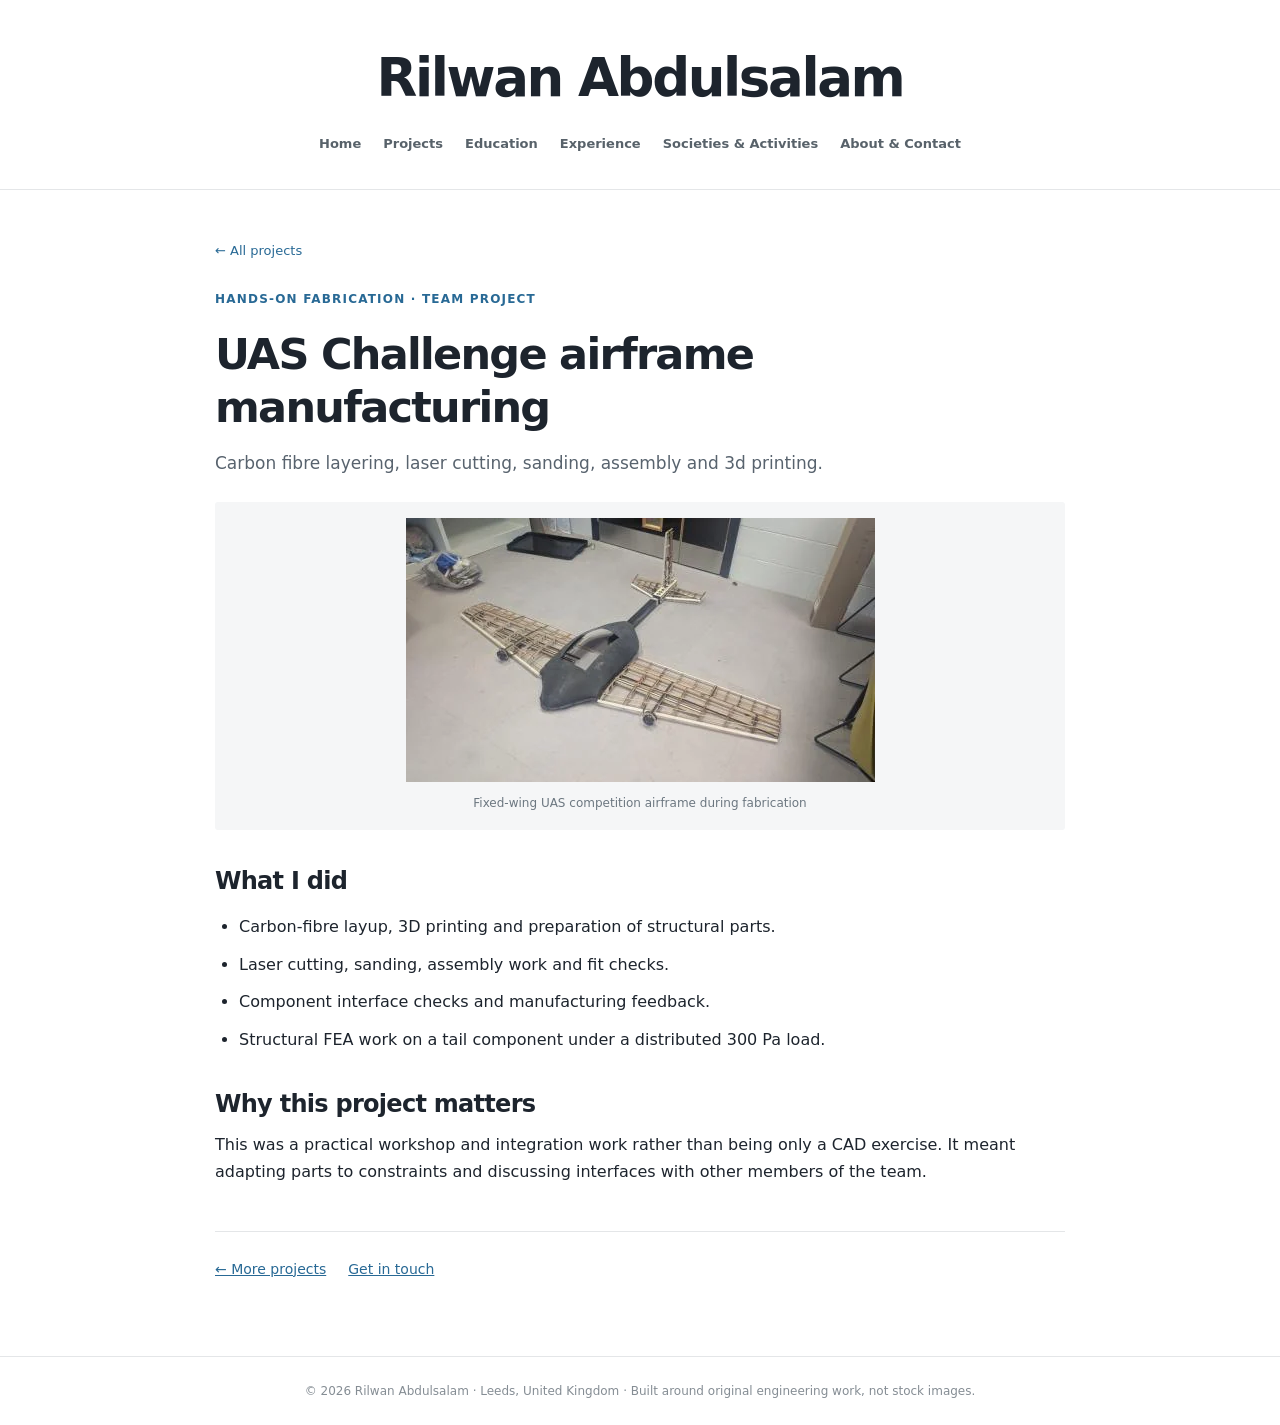
<file: uas.html>
<!DOCTYPE html>

<html lang="en"><head><meta charset="utf-8"/><meta content="width=device-width,initial-scale=1" name="viewport"/><meta content="My Gryphon Arrows UAS Challenge manufacturing work: laser cutting, airframe assembly, carbon-fibre layup and tail FEA." name="description"/><title>UAS Challenge airframe manufacturing | Rilwan Abdulsalam</title><link href="style.css" rel="stylesheet"/><meta content="UAS Challenge airframe manufacturing | Rilwan Abdulsalam" property="og:title"/><meta content="My Gryphon Arrows UAS Challenge manufacturing work: laser cutting, airframe assembly, carbon-fibre layup and tail FEA." property="og:description"/><meta content="website" property="og:type"/><meta content="https://ra6g21.github.io/assets/portfolio_preview.jpg" property="og:image"/><meta content="https://ra6g21.github.io/uas.html" property="og:url"/><meta content="summary_large_image" name="twitter:card"/></head><body><header><div class="wrap"><a class="name" href="index.html">Rilwan Abdulsalam</a><nav aria-label="Main navigation" class="primary"><a href="index.html">Home</a><a href="projects.html">Projects</a><a href="education.html">Education</a><a href="experience.html">Experience</a><a href="activities.html">Societies &amp; Activities</a><a href="about.html">About &amp; Contact</a></nav></div></header><main class="wrap"><article class="article"><a class="back" href="projects.html">← All projects</a><p class="kicker">Hands-on fabrication · Team project</p><h1 class="page-title">UAS Challenge airframe manufacturing</h1><p class="lead">Carbon fibre layering, laser cutting, sanding, assembly and 3d printing.</p><figure class="figure"><img alt="Fixed-wing UAS competition airframe during fabrication" loading="lazy" src="assets/uas.webp"/><figcaption>Fixed-wing UAS competition airframe during fabrication</figcaption></figure><h2>What I did</h2><ul><li>Carbon-fibre layup, 3D printing and preparation of structural parts.</li><li>Laser cutting, sanding, assembly work and fit checks.</li><li>Component interface checks and manufacturing feedback.</li><li>Structural FEA work on a tail component under a distributed 300 Pa load.</li></ul><h2>Why this project matters</h2><p>This was a practical workshop and integration work rather than being only a CAD exercise. It meant adapting parts to constraints and discussing interfaces with other members of the team.</p><div class="contact-strip"><a href="projects.html">← More projects</a><a href="mailto:rilwanabdulsalam312@gmail.com">Get in touch</a></div></article></main><footer><div class="wrap">© 2026 Rilwan Abdulsalam · Leeds, United Kingdom · Built around original engineering work, not stock images.</div></footer></body></html>
</file>
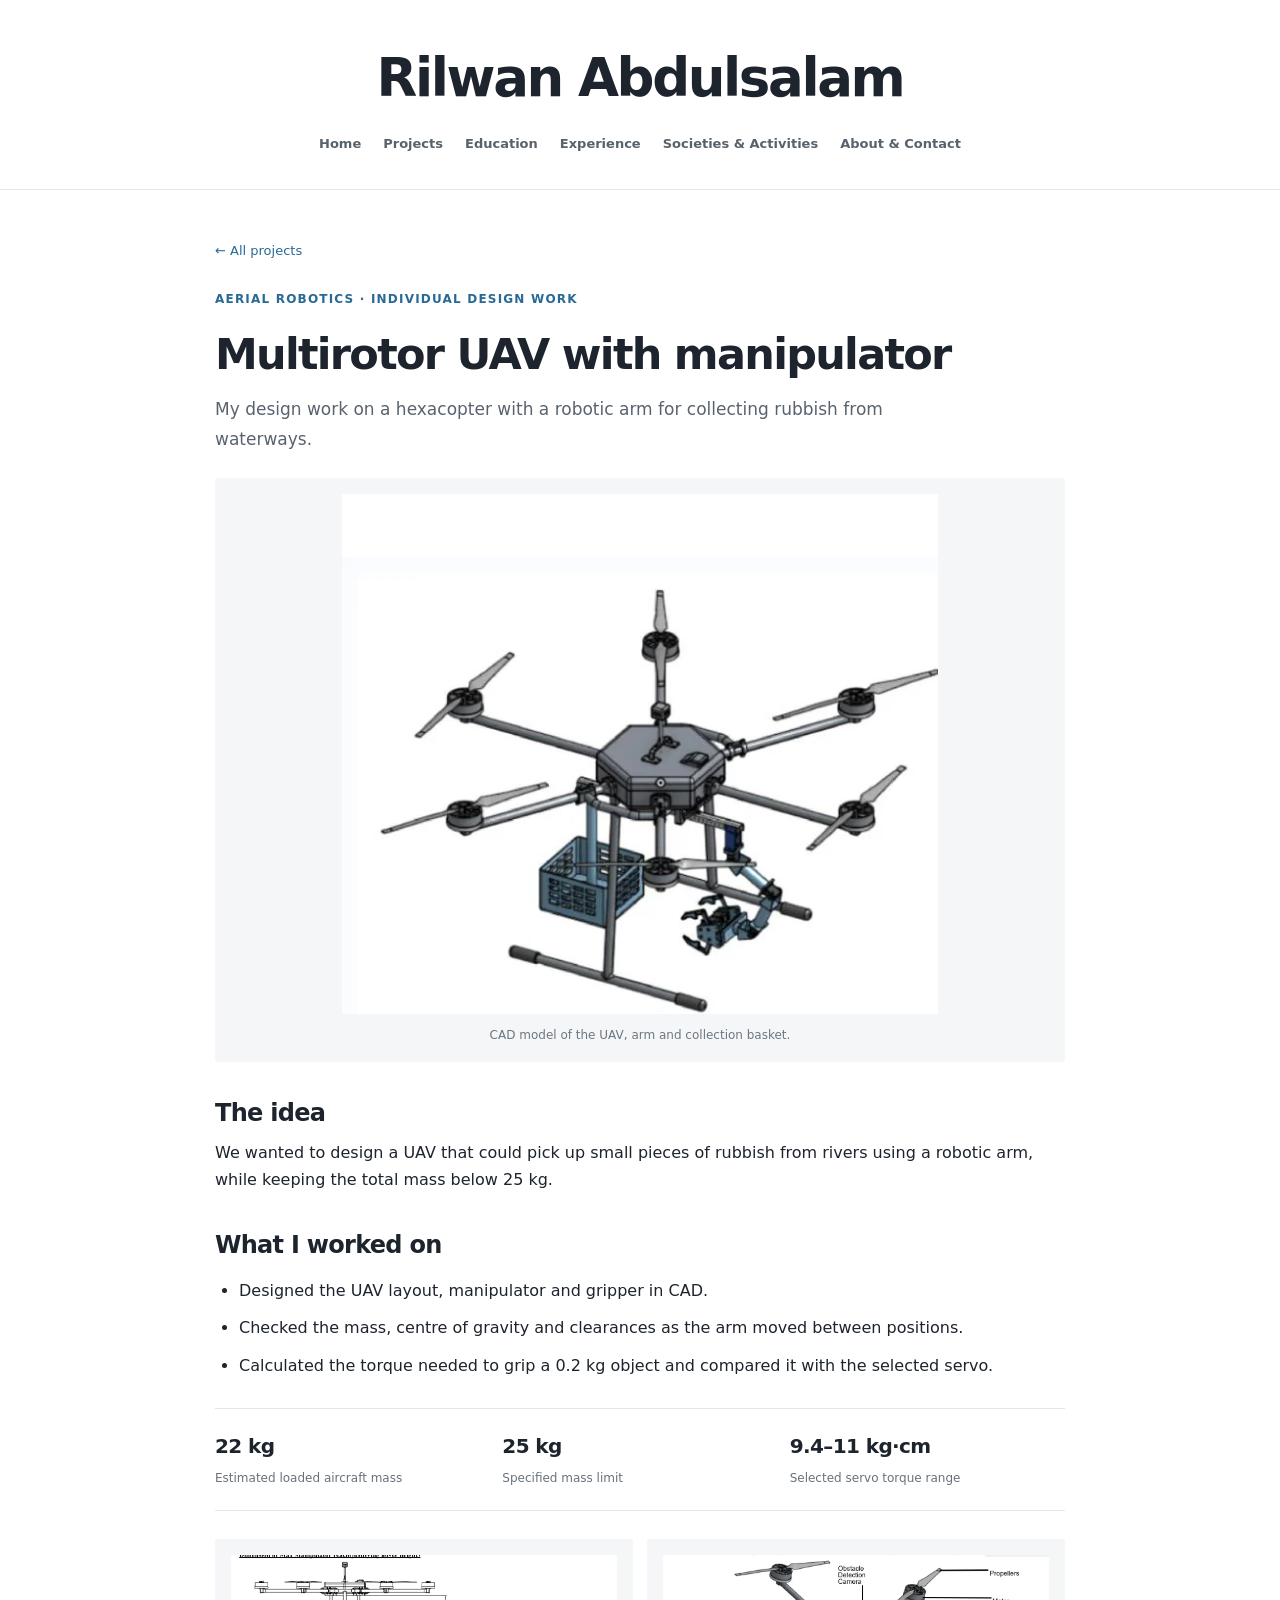
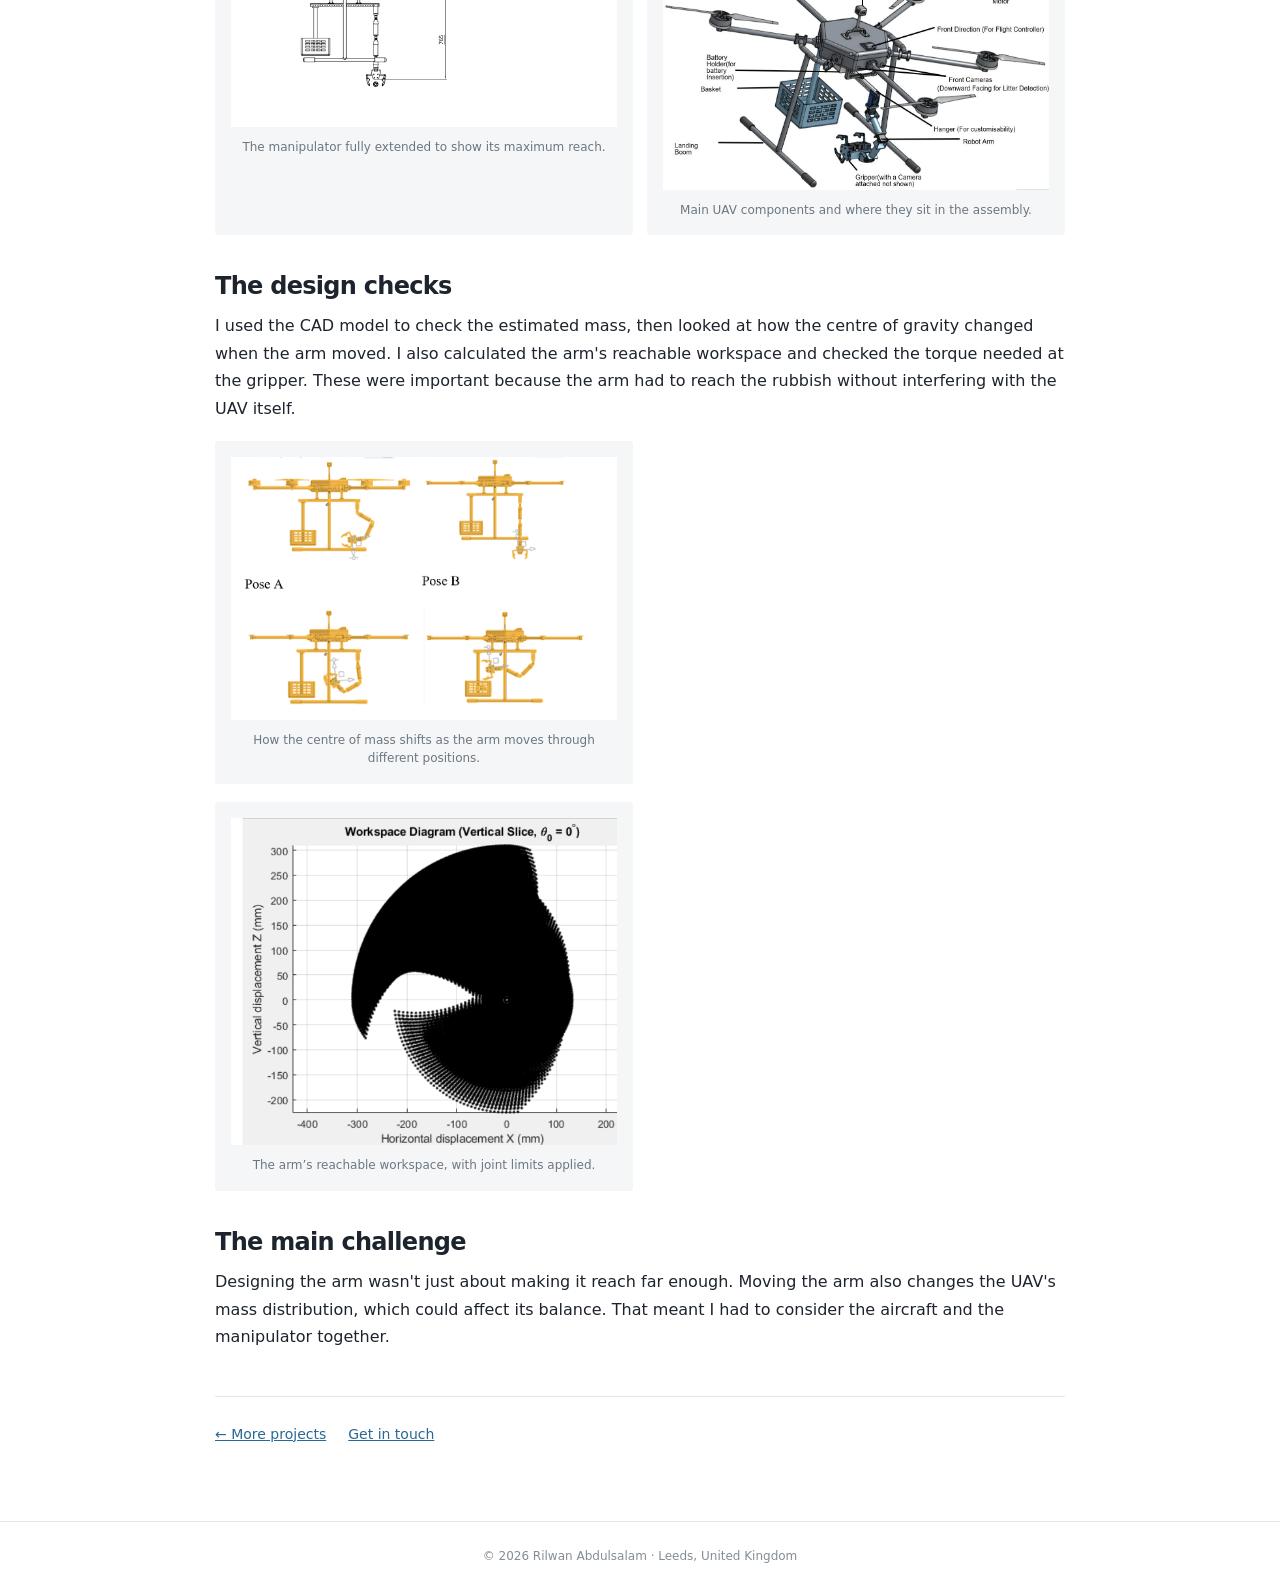
<file: uav.html>
<!DOCTYPE html>

<html lang="en"><head><meta charset="utf-8"/><meta content="width=device-width,initial-scale=1" name="viewport"/><meta content="Conceptual design of a hexacopter with manipulator for collecting waterway litter: CAD, centre of mass, reach and actuator sizing." name="description"/><title>Multirotor UAV with manipulator | Rilwan Abdulsalam</title><link href="style.css" rel="stylesheet"/><meta content="Multirotor UAV with manipulator | Rilwan Abdulsalam" property="og:title"/><meta content="Conceptual design of a hexacopter with manipulator for collecting waterway litter: CAD, centre of mass, reach and actuator sizing." property="og:description"/><meta content="website" property="og:type"/><meta content="https://ra6g21.github.io/assets/portfolio_preview.jpg" property="og:image"/><meta content="https://ra6g21.github.io/uav.html" property="og:url"/><meta content="summary_large_image" name="twitter:card"/></head><body><header><div class="wrap"><a class="name" href="index.html">Rilwan Abdulsalam</a><nav aria-label="Main navigation" class="primary"><a href="index.html">Home</a><a href="projects.html">Projects</a><a href="education.html">Education</a><a href="experience.html">Experience</a><a href="activities.html">Societies &amp; Activities</a><a href="about.html">About &amp; Contact</a></nav></div></header><main class="wrap"><article class="article"><a class="back" href="projects.html">← All projects</a><p class="kicker">Aerial robotics · Individual design work</p><h1 class="page-title">Multirotor UAV with manipulator</h1><p class="lead">My design work on a hexacopter with a robotic arm for collecting rubbish from waterways.</p><figure class="figure"><img alt="CAD model of the UAV, arm and collection basket." loading="lazy" src="assets/drone.webp"/><figcaption>CAD model of the UAV, arm and collection basket.</figcaption></figure><h2>The idea</h2><p>We wanted to design a UAV that could pick up small pieces of rubbish from rivers using a robotic arm, while keeping the total mass below 25 kg.</p><h2>What I worked on</h2><ul><li>Designed the UAV layout, manipulator and gripper in CAD.</li><li>Checked the mass, centre of gravity and clearances as the arm moved between positions.</li><li>Calculated the torque needed to grip a 0.2 kg object and compared it with the selected servo.</li></ul><div class="keyfacts"><div><strong>22 kg</strong><span>Estimated loaded aircraft mass</span></div><div><strong>25 kg</strong><span>Specified mass limit</span></div><div><strong>9.4–11 kg·cm</strong><span>Selected servo torque range</span></div></div><div class="gallery"><figure class="figure"><img alt="Side view of fully extended UAV manipulator, illustrating maximum reach" loading="lazy" src="assets/uav_max_arm_reach.png"/><figcaption>The manipulator fully extended to show its maximum reach.</figcaption></figure><figure class="figure"><img alt="Main UAV components and where they sit in the assembly." loading="lazy" src="assets/drone_detail.webp"/><figcaption>Main UAV components and where they sit in the assembly.</figcaption></figure></div><h2>The design checks</h2><p>I used the CAD model to check the estimated mass, then looked at how the centre of gravity changed when the arm moved. I also calculated the arm's reachable workspace and checked the torque needed at the gripper. These were important because the arm had to reach the rubbish without interfering with the UAV itself.</p><div class="gallery"><figure class="figure"><img alt="Side-on CAD positions for manipulator and UAV centre of mass" loading="lazy" src="assets/uav_com_poses.png"/><figcaption>How the centre of mass shifts as the arm moves through different positions.</figcaption></figure></div><div class="gallery"><figure class="figure"><img alt="Computed X-Z manipulator end-effector reachable workspace" loading="lazy" src="assets/uav_manipulator_workspace.png"/><figcaption>The arm’s reachable workspace, with joint limits applied.</figcaption></figure></div><h2>The main challenge</h2><p>Designing the arm wasn't just about making it reach far enough. Moving the arm also changes the UAV's mass distribution, which could affect its balance. That meant I had to consider the aircraft and the manipulator together.</p><div class="contact-strip"><a href="projects.html">← More projects</a><a href="mailto:rilwanabdulsalam312@gmail.com">Get in touch</a></div></article></main><footer><div class="wrap">© 2026 Rilwan Abdulsalam · Leeds, United Kingdom</div></footer></body></html>
</file>
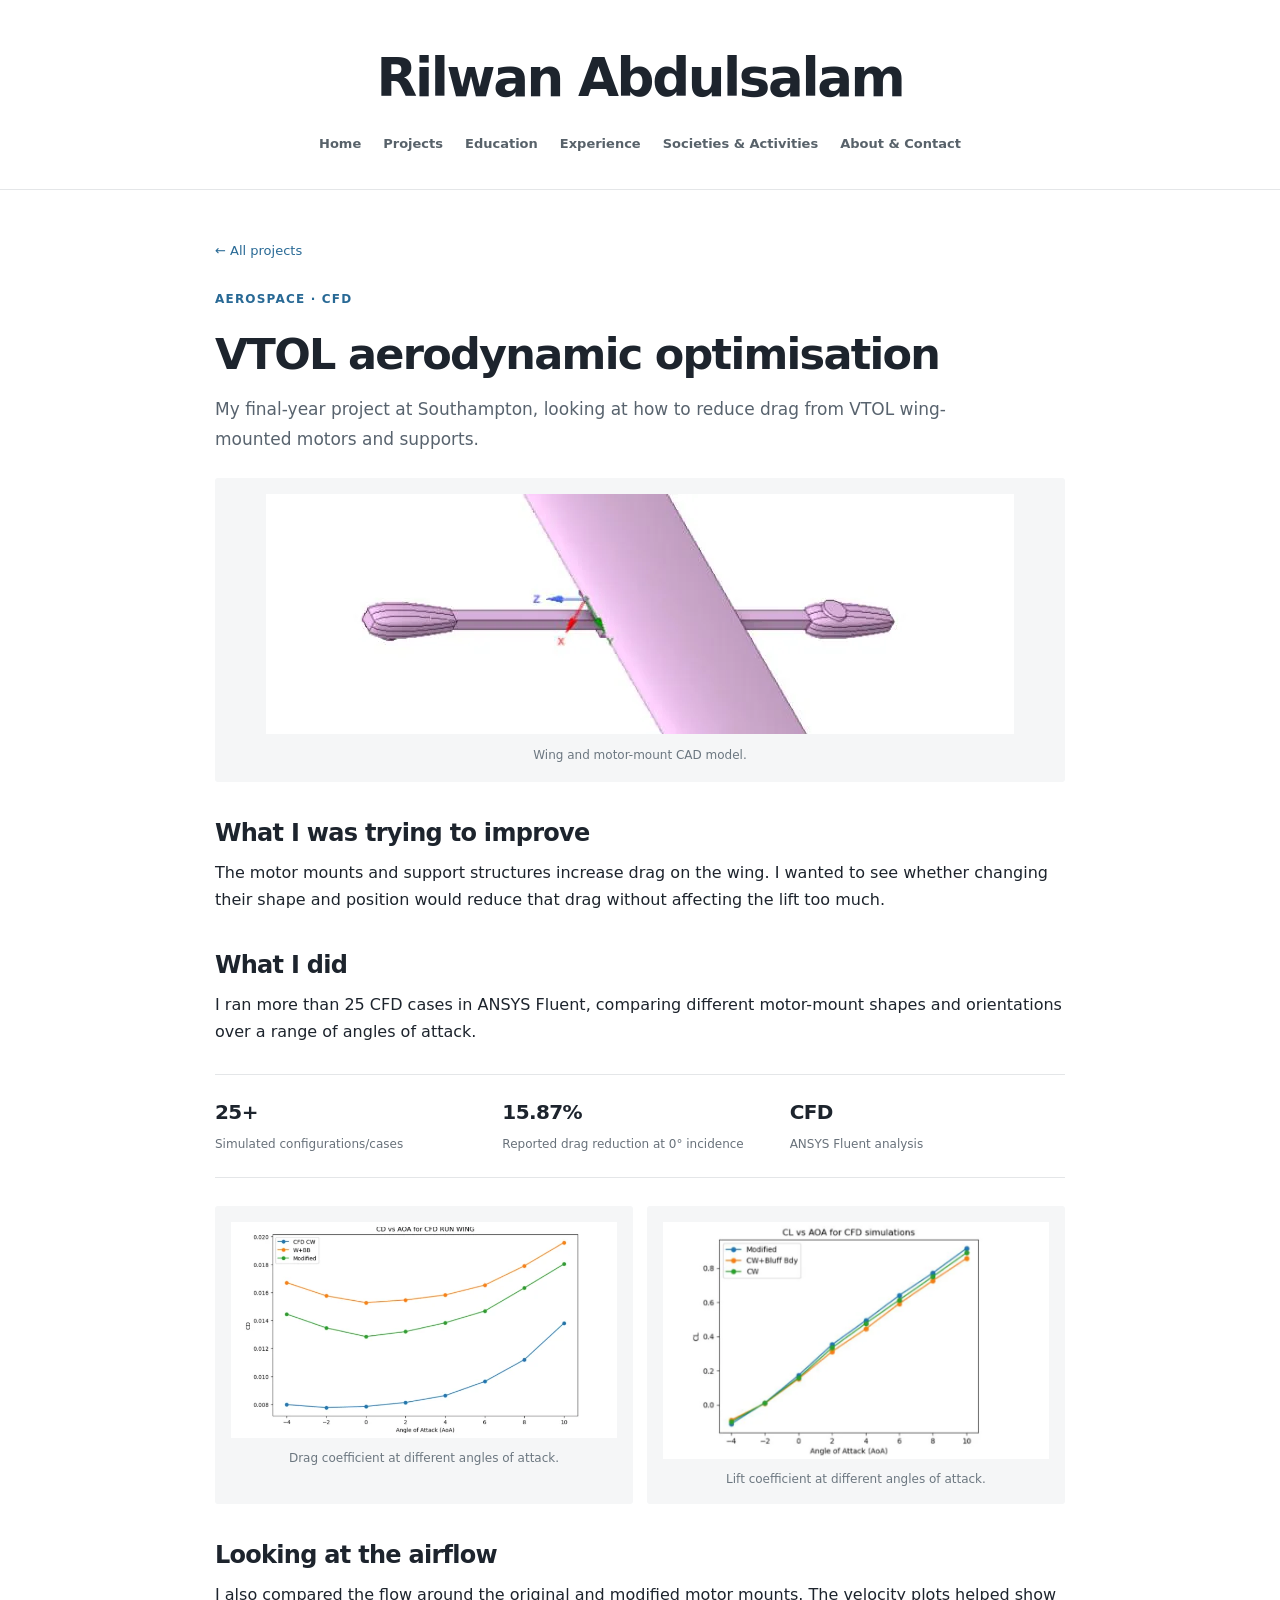
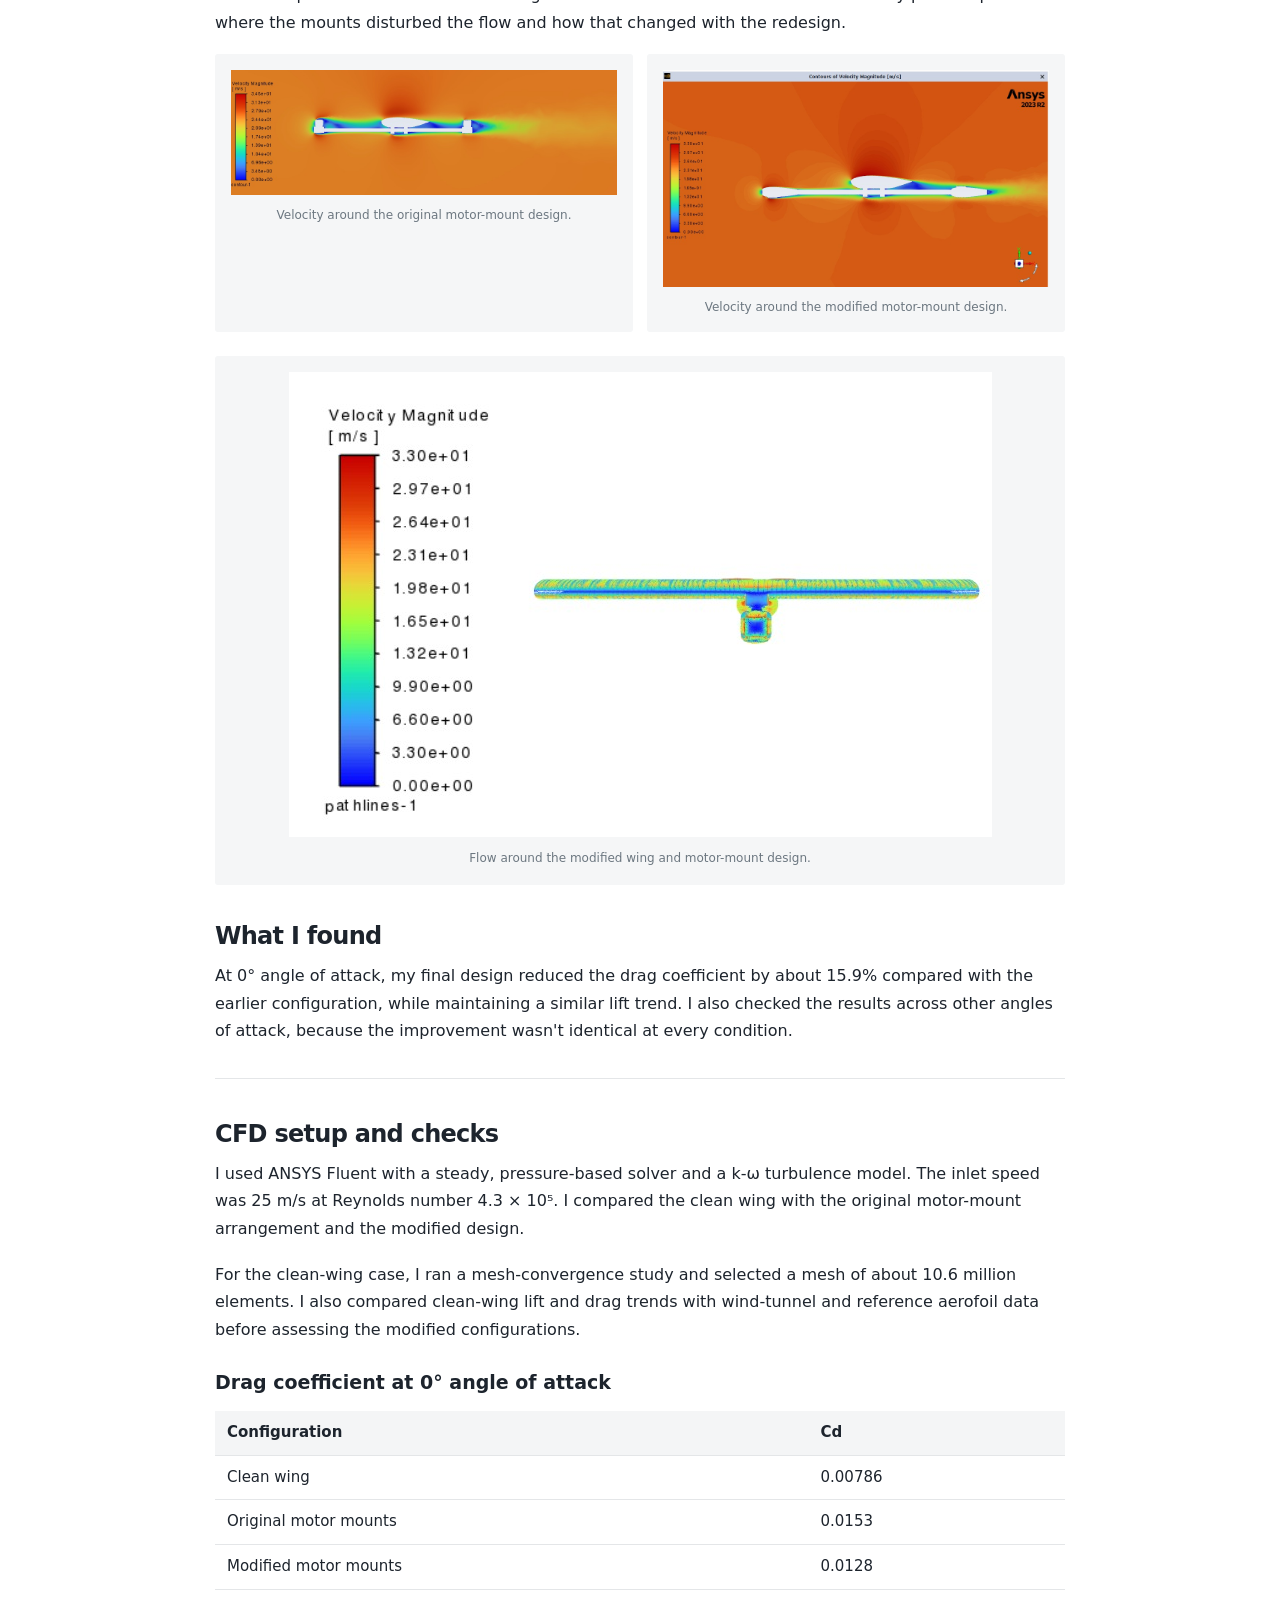
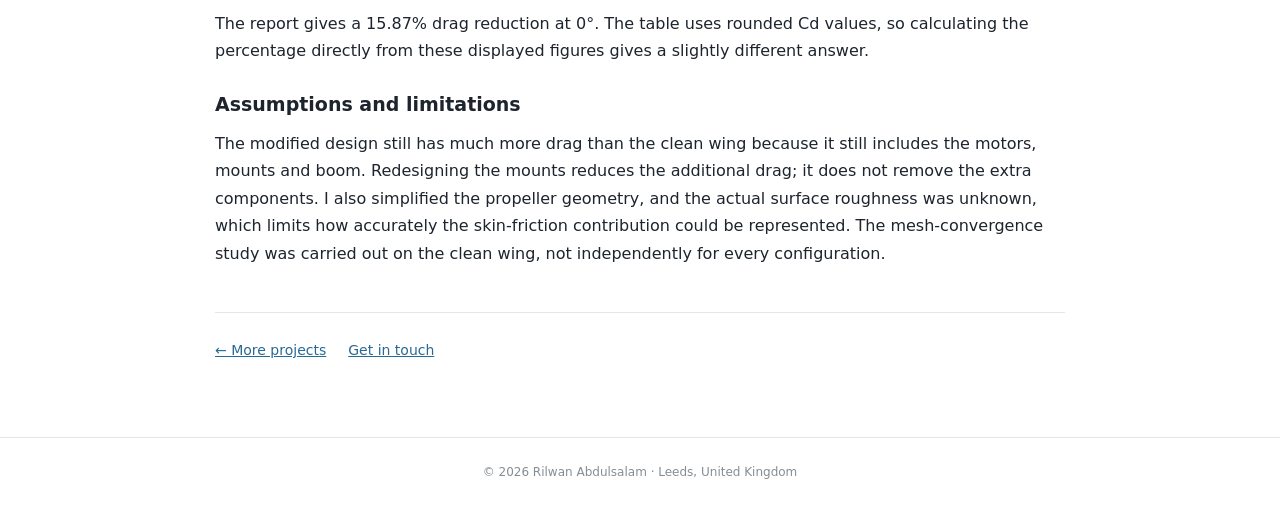
<file: vtol.html>
<!DOCTYPE html>

<html lang="en"><head><meta charset="utf-8"/><meta content="width=device-width,initial-scale=1" name="viewport"/><meta content="My Southampton VTOL CFD project: motor-mount redesign, k-omega turbulence modelling, mesh convergence and drag reduction results." name="description"/><title>VTOL aerodynamic optimisation | Rilwan Abdulsalam</title><link href="style.css" rel="stylesheet"/><meta content="VTOL aerodynamic optimisation | Rilwan Abdulsalam" property="og:title"/><meta content="My Southampton VTOL CFD project: motor-mount redesign, k-omega turbulence modelling, mesh convergence and drag reduction results." property="og:description"/><meta content="website" property="og:type"/><meta content="https://ra6g21.github.io/assets/portfolio_preview.jpg" property="og:image"/><meta content="https://ra6g21.github.io/vtol.html" property="og:url"/><meta content="summary_large_image" name="twitter:card"/></head><body><header><div class="wrap"><a class="name" href="index.html">Rilwan Abdulsalam</a><nav aria-label="Main navigation" class="primary"><a href="index.html">Home</a><a href="projects.html">Projects</a><a href="education.html">Education</a><a href="experience.html">Experience</a><a href="activities.html">Societies &amp; Activities</a><a href="about.html">About &amp; Contact</a></nav></div></header><main class="wrap"><article class="article"><a class="back" href="projects.html">← All projects</a><p class="kicker">Aerospace · CFD</p><h1 class="page-title">VTOL aerodynamic optimisation</h1><p class="lead">My final-year project at Southampton, looking at how to reduce drag from VTOL wing-mounted motors and supports.</p><figure class="figure"><img alt="Wing and motor-mount CAD model." loading="lazy" src="assets/vtol.webp"/><figcaption>Wing and motor-mount CAD model.</figcaption></figure><h2>What I was trying to improve</h2><p>The motor mounts and support structures increase drag on the wing. I wanted to see whether changing their shape and position would reduce that drag without affecting the lift too much.</p><h2>What I did</h2><p>I ran more than 25 CFD cases in ANSYS Fluent, comparing different motor-mount shapes and orientations over a range of angles of attack.</p><div class="keyfacts"><div><strong>25+</strong><span>Simulated configurations/cases</span></div><div><strong>15.87%</strong><span>Reported drag reduction at 0° incidence</span></div><div><strong>CFD</strong><span>ANSYS Fluent analysis</span></div></div><div class="gallery"><figure class="figure"><img alt="Drag coefficient at different angles of attack." loading="lazy" src="assets/drag_chart.webp"/><figcaption>Drag coefficient at different angles of attack.</figcaption></figure><figure class="figure"><img alt="Lift coefficient at different angles of attack." loading="lazy" src="assets/lift_chart.webp"/><figcaption>Lift coefficient at different angles of attack.</figcaption></figure></div><h2>Looking at the airflow</h2><p>I also compared the flow around the original and modified motor mounts. The velocity plots helped show where the mounts disturbed the flow and how that changed with the redesign.</p><div class="gallery"><figure class="figure"><img alt="Original motor mount wing configuration velocity contour in CFD" loading="lazy" src="assets/vtol_velocity_initial.jpg"/><figcaption>Velocity around the original motor-mount design.</figcaption></figure><figure class="figure"><img alt="Modified motor mount wing configuration velocity contour in CFD" loading="lazy" src="assets/vtol_velocity_modified.jpg"/><figcaption>Velocity around the modified motor-mount design.</figcaption></figure></div><figure class="figure"><img alt="Final modified UAV wing flow visualization from CFD" loading="lazy" src="assets/vtol_flow_modified.jpg"/><figcaption>Flow around the modified wing and motor-mount design.</figcaption></figure><h2>What I found</h2><p>At 0° angle of attack, my final design reduced the drag coefficient by about 15.9% compared with the earlier configuration, while maintaining a similar lift trend. I also checked the results across other angles of attack, because the improvement wasn't identical at every condition.</p><section class="technical-section"><h2>CFD setup and checks</h2><p>I used ANSYS Fluent with a steady, pressure-based solver and a k-ω turbulence model. The inlet speed was 25 m/s at Reynolds number 4.3 × 10⁵. I compared the clean wing with the original motor-mount arrangement and the modified design.</p><p>For the clean-wing case, I ran a mesh-convergence study and selected a mesh of about 10.6 million elements. I also compared clean-wing lift and drag trends with wind-tunnel and reference aerofoil data before assessing the modified configurations.</p><h3>Drag coefficient at 0° angle of attack</h3><table class="result-table"><tr><th>Configuration</th><th>Cd</th></tr><tr><td>Clean wing</td><td>0.00786</td></tr><tr><td>Original motor mounts</td><td>0.0153</td></tr><tr><td>Modified motor mounts</td><td>0.0128</td></tr></table><p>The report gives a 15.87% drag reduction at 0°. The table uses rounded Cd values, so calculating the percentage directly from these displayed figures gives a slightly different answer.</p><h3>Assumptions and limitations</h3><p>The modified design still has much more drag than the clean wing because it still includes the motors, mounts and boom. Redesigning the mounts reduces the additional drag; it does not remove the extra components. I also simplified the propeller geometry, and the actual surface roughness was unknown, which limits how accurately the skin-friction contribution could be represented. The mesh-convergence study was carried out on the clean wing, not independently for every configuration.</p></section><div class="contact-strip"><a href="projects.html">← More projects</a><a href="mailto:rilwanabdulsalam312@gmail.com">Get in touch</a></div></article></main><footer><div class="wrap">© 2026 Rilwan Abdulsalam · Leeds, United Kingdom</div></footer></body></html>
</file>
<file: style.css>
:root{--text:#1d242d;--sub:#68717a;--line:#e4e6e8;--blue:#286995;--bg:#fff;--wide:1080px}*{box-sizing:border-box}html{scroll-behavior:smooth}body{margin:0;background:var(--bg);color:var(--text);font-family:system-ui,-apple-system,"Segoe UI",Arial,sans-serif;font-size:16px;line-height:1.72}a{color:inherit}a:hover{color:var(--blue)}.wrap{width:min(var(--wide),calc(100% - 52px));margin:0 auto}header{padding:48px 0 33px;text-align:center;border-bottom:1px solid var(--line)}.name{text-decoration:none;font-weight:750;letter-spacing:-.045em;font-size:clamp(35px,6vw,53px);line-height:1.12}.subtitle{color:var(--sub);font-size:16px;margin:9px 0 0}.tagline{margin:9px 0 0;color:var(--sub);font-size:13px}.primary{display:flex;justify-content:center;flex-wrap:wrap;gap:22px;margin-top:26px}.primary a{text-decoration:none;font-size:13px;font-weight:650;color:#58626a}.primary a:hover,.primary a[aria-current=page]{color:var(--blue)}main{padding:46px 0 75px}.page-title{font-weight:720;font-size:clamp(31px,4vw,43px);letter-spacing:-.04em;line-height:1.25;margin:0 0 14px}.lead{color:#58636e;font-size:17px;max-width:760px;margin:0 0 32px}.home-intro{text-align:center;max-width:740px;margin:0 auto 48px}.home-intro h1{font-weight:730;font-size:clamp(30px,4.5vw,46px);letter-spacing:-.05em;line-height:1.15;margin:0 0 15px}.home-intro p{color:#5c6770;margin:0}.tile-grid{display:grid;grid-template-columns:repeat(3,minmax(0,1fr));gap:31px 25px}.tile{text-decoration:none;display:block}.tile figure{margin:0}.tile-image{aspect-ratio:1.47;background:#f3f5f6;border:1px solid #edf0f2;overflow:hidden;border-radius:3px;display:block}.tile-image img{width:100%;height:100%;object-fit:contain;transition:transform .3s ease;padding:15px}.tile-image.photo img{object-fit:cover;padding:0}.tile:hover img{transform:scale(1.035)}.tile h2{font-size:21px;line-height:1.3;margin:13px 0 4px;letter-spacing:-.025em}.tile p{color:var(--sub);font-size:13px;line-height:1.55;margin:0}.section-heading{font-size:24px;margin:52px 0 19px;letter-spacing:-.03em}.subtle-line{height:1px;background:var(--line);margin:38px 0}.article{max-width:850px;margin:auto}.article h2{font-size:24px;margin:36px 0 10px;line-height:1.3;letter-spacing:-.03em}.article p{margin:0 0 18px}.article ul{padding-left:24px}.article li{margin:0 0 10px}.article img{display:block;max-width:100%;height:auto;object-fit:contain}.figure{margin:24px 0;background:#f5f6f7;border-radius:3px;padding:16px;text-align:center}.figure img{max-height:520px;margin:auto}.figure figcaption{font-size:12px;color:#6c7780;margin-top:11px}.gallery{display:grid;grid-template-columns:1fr 1fr;gap:14px;margin-top:18px}.gallery .figure{margin:0}.kicker{font-size:12px;letter-spacing:.1em;text-transform:uppercase;color:var(--blue);font-weight:750;margin:0 0 12px}.keyfacts{display:grid;grid-template-columns:repeat(3,1fr);gap:12px;border-top:1px solid var(--line);border-bottom:1px solid var(--line);padding:20px 0;margin:28px 0}.keyfacts strong{display:block;font-size:20px;letter-spacing:-.03em}.keyfacts span{font-size:12px;color:var(--sub)}.timeline{display:grid;grid-template-columns:190px 1fr;gap:28px;border-bottom:1px solid var(--line);padding:24px 0}.timeline:first-of-type{border-top:1px solid var(--line)}.time{color:var(--sub);font-size:13px}.timeline h2{margin:0 0 6px;font-size:20px;line-height:1.3}.timeline p{margin:0 0 8px}.article a.blue,.blue{color:var(--blue)}.contact-strip{border-top:1px solid var(--line);margin-top:45px;padding-top:25px;display:flex;gap:22px;flex-wrap:wrap}.contact-strip a{font-size:14px;color:var(--blue)}footer{border-top:1px solid var(--line);font-size:12px;color:#858d94;padding:24px 0;text-align:center}.back{display:inline-block;margin:0 0 27px;font-size:13px;color:var(--blue);text-decoration:none}a:focus-visible{outline:3px solid #94caff;outline-offset:4px}@media(max-width:800px){.tile-grid{grid-template-columns:repeat(2,minmax(0,1fr))}.timeline{grid-template-columns:1fr;gap:5px}}@media(max-width:540px){header{padding:34px 0 25px}.wrap{width:calc(100% - 34px)}main{padding:31px 0 54px}.tile-grid{grid-template-columns:1fr;gap:29px}.tile-image{aspect-ratio:1.65}.gallery{grid-template-columns:1fr}.keyfacts{grid-template-columns:1fr 1fr}.primary{gap:10px 17px}.article h2{font-size:22px}}@media(prefers-reduced-motion:reduce){html{scroll-behavior:auto}.tile img{transition:none}}

/* Video case study */
.demo-section{margin-top:45px;padding-top:16px;border-top:1px solid var(--line)}
.demo-section h3{font-size:18px;margin:24px 0 9px;line-height:1.35}
.demo-video{margin:24px 0 22px;padding:0;background:#10151a;border-radius:7px;overflow:hidden}
.demo-video video{display:block;width:100%;height:auto;aspect-ratio:16/9;background:#222}
.demo-video figcaption{padding:12px 16px;background:#f5f6f7;color:var(--sub);font-size:13px;line-height:1.55}
.demo-steps{padding-left:24px;margin:7px 0 24px}
.demo-steps li{margin-bottom:9px}
.note{border-left:3px solid #b4c2cc;background:#f7f8f9;padding:13px 16px;font-size:14px;color:#47515c;line-height:1.65}

/* Project evidence: videos and fabrication photos */
.media-section{margin:2.2rem 0} .media-section video{display:block;max-width:100%;width:100%;max-height:620px;background:#151515;border-radius:7px;margin:1.2rem 0} .media-note{font-size:.9rem;color:#666} .build-gallery{display:grid;grid-template-columns:1fr 1fr;gap:1.1rem;margin-top:1.1rem}.build-gallery .figure{margin:0}.build-gallery img{width:100%;height:auto;display:block;object-fit:contain;border-radius:4px}.build-gallery figcaption{font-size:.88rem;line-height:1.5}@media(max-width:700px){.build-gallery{grid-template-columns:1fr}}

/* Report figures: preserve plotted legends and make diagrams readable */
.article .gallery img { object-fit: contain; background:#fff; }
.article .gallery figure { min-width:0; }
.article .gallery figcaption { line-height:1.55; }
@media(max-width:700px){.article .gallery {display:grid;grid-template-columns:1fr}}

/* Personal portfolio section imagery — no stock photographs */
.education-banner{margin:24px 0 5px;border-radius:5px;overflow:hidden}.education-banner img{width:100%;height:auto;display:block}
.education-banner + .timeline{border-top:0;padding-top:18px}
.education-tile-stack{display:flex;flex-direction:column;justify-content:center;gap:8px;padding:12px;background:#eef3f5}
.education-tile-stack img{display:block;width:100%;height:calc(50% - 4px);object-fit:contain;padding:0!important;transition:none!important}
.experience-tile-type{display:flex;flex-direction:column;justify-content:center;gap:10px;background:#f3f6f8;padding:18px 22px}
.experience-preview-row{display:flex;flex-direction:column;line-height:1.3;gap:3px;border-left:3px solid #7b9daf;padding-left:13px}
.experience-preview-row strong{font-size:15px}.experience-preview-row span{font-size:12px;color:#697985}
.activities-team-photo{margin:18px 0 12px}.activities-team-photo img{width:100%;height:auto;max-height:540px;object-fit:contain;border-radius:4px}.activities-team-photo figcaption{font-size:13px;color:#6c7780;margin-top:7px}

.experience-tile-plain{display:flex;flex-direction:column;justify-content:center;align-items:flex-start;background:#f3f4f5;padding:26px 24px;gap:10px}.experience-tile-plain strong{font-size:20px;letter-spacing:-.02em}.experience-tile-plain span{font-size:13px;color:#646f78}.experience-tile-plain .mini{font-size:12px;color:#7a848c;line-height:1.5}

/* Unmodified university artwork shown within neutral white holders. */
.education-banner{background:#fff;border:1px solid #ececec;padding:12px 20px;display:flex;justify-content:center;align-items:center;min-height:130px}
.education-banner img{height:auto;max-height:185px;width:auto;max-width:100%;object-fit:contain}
.education-tile-stack{background:white;border:1px solid #ebebeb;gap:12px}
.education-tile-stack img{width:100%;height:auto;max-height:44%;object-fit:contain;min-height:0;mix-blend-mode:multiply}

/* Compact subpage headers and direct evidence-led homepage */
header:has(.primary a[aria-current="page"]:not([href="index.html"])) {padding:25px 0 19px}
header:has(.primary a[aria-current="page"]:not([href="index.html"])) .name{font-size:clamp(24px,3.4vw,34px)}
header:has(.primary a[aria-current="page"]:not([href="index.html"])) .primary{margin-top:16px}
.home-intro{margin-bottom:24px}.home-intro h1{max-width:850px;margin:auto auto 14px}
.home-hero{max-width:950px;margin:18px auto 0;background:#f4f6f7;border:1px solid var(--line);border-radius:5px;overflow:hidden}
.home-hero video{width:100%;aspect-ratio:16/9;display:block;background:#1a1c1f;object-fit:contain}
.hero-caption{padding:10px 17px 13px}.hero-caption a{font-weight:700;text-decoration:none}.hero-caption p{font-size:13px;color:var(--sub);margin:1px 0}
.home-metrics{display:grid;grid-template-columns:repeat(3,1fr);gap:18px;margin:24px auto 40px;max-width:950px}
.home-metrics>div{border-top:1px solid #ced4d9;padding-top:14px}.home-metrics strong{display:block;font-size:clamp(25px,4vw,38px);line-height:1.2;letter-spacing:-.04em}.home-metrics span{font-size:13px;color:var(--sub);line-height:1.45;display:block;margin-top:4px}
.technical-section{margin-top:33px;padding-top:4px;border-top:1px solid var(--line)}.technical-section h3{font-size:19px;margin:23px 0 9px}.result-table{border-collapse:collapse;width:100%;margin:12px 0 20px;font-size:15px}.result-table th,.result-table td{padding:9px 12px;text-align:left;border-bottom:1px solid var(--line)}.result-table th{background:#f4f5f6}
@media(max-width:600px){.home-metrics{grid-template-columns:1fr;gap:10px}.home-hero{margin:20px 0 0}}
</file>
